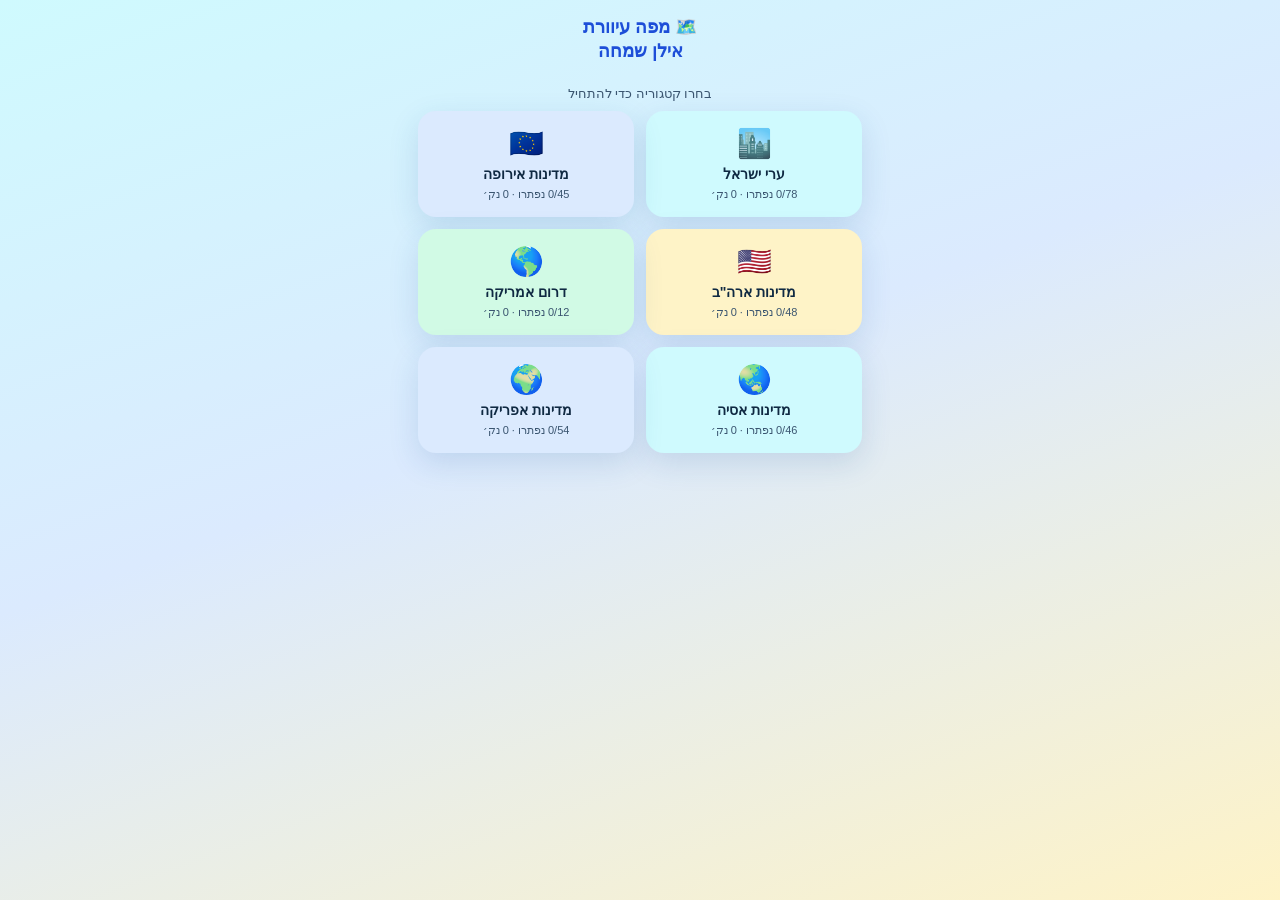
<file: map-game/index.html>
<!DOCTYPE html>
<html lang="he" dir="rtl">
<head>
<meta charset="UTF-8">
<meta name="viewport" content="width=device-width, initial-scale=1.0, maximum-scale=1.0, user-scalable=no, viewport-fit=cover">
<meta name="theme-color" content="#22d3ee">
<meta name="mobile-web-app-capable" content="yes">
<meta name="apple-mobile-web-app-capable" content="yes">
<meta name="apple-mobile-web-app-status-bar-style" content="black-translucent">
<meta name="apple-mobile-web-app-title" content="מפה עיוורת">
<title>מפה עיוורת - משחק גיאוגרפיה</title>
<link rel="manifest" href="manifest.json">
<link rel="icon" href="icons/icon-192.png" type="image/png">
<link rel="apple-touch-icon" href="icons/icon-192.png">
<link rel="stylesheet" href="css/style.css">
</head>
<body>

<div id="app">

  <header class="topbar">
    <div class="brand">🗺️ מפה עיוורת</div>
    <div class="brand">אילן שמחה</div>
  </header>

  <!-- Category picker (home screen of this app) -->
  <section id="screen-map-categories" class="screen active">
    <p class="mapgame-sub">בחרו קטגוריה כדי להתחיל</p>
    <div class="map-category-grid" id="mapCategoryGrid"></div>
  </section>

  <!-- Question screen -->
  <section id="screen-map-game" class="screen">
    <div class="mapgame-topline">
      <button id="mapGameExitBtn" class="icon-btn" aria-label="יציאה">✕</button>
      <div class="mapgame-headinfo">
        <div class="mapgame-cat-name" id="mapGameCatName"></div>
        <div class="mapgame-progress-text"><span id="mapGameSolved">0</span>/<span id="mapGameTotal">0</span> נפתרו</div>
      </div>
      <div class="mapgame-score-badge" id="mapGameScore">0 נק׳</div>
    </div>
    <div class="map-stage">
      <svg id="mapSvg" class="map-svg" viewBox="0 0 1000 1000" preserveAspectRatio="xMidYMid meet">
        <g id="mapZoomG"></g>
      </svg>
      <button id="mapResetViewBtn" class="map-reset-btn" aria-label="איפוס תצוגה">⤢</button>
    </div>
    <div class="map-question-area">
      <div class="map-question-row">
        <div class="map-question-text">מהו האזור המודגש במפה?</div>
        <div class="map-feedback" id="mapFeedback"></div>
      </div>
      <div class="map-options-grid" id="mapOptionsGrid"></div>
    </div>
  </section>

  <!-- Category complete -->
  <section id="screen-map-complete" class="screen">
    <div class="hero-card complete-card">
      <div class="complete-emoji">🏆</div>
      <h1>כל הכבוד!</h1>
      <p id="mapCompleteCatName"></p>
      <div class="home-stats">
        <div class="stat-pill pill-cyan">
          <span class="stat-num" id="mapCompleteScore">0</span>
          <span class="stat-label">נקודות בקטגוריה</span>
        </div>
      </div>
      <button id="mapPlayAgainBtn" class="btn btn-primary btn-big">שחקו שוב</button>
      <button id="mapBackToCategoriesBtn" class="btn btn-ghost">לקטגוריות המשחק</button>
    </div>
  </section>

</div>

<script src="js/mapgame-data.js"></script>
<script src="js/mapgame.js"></script>
</body>
</html>
</file>
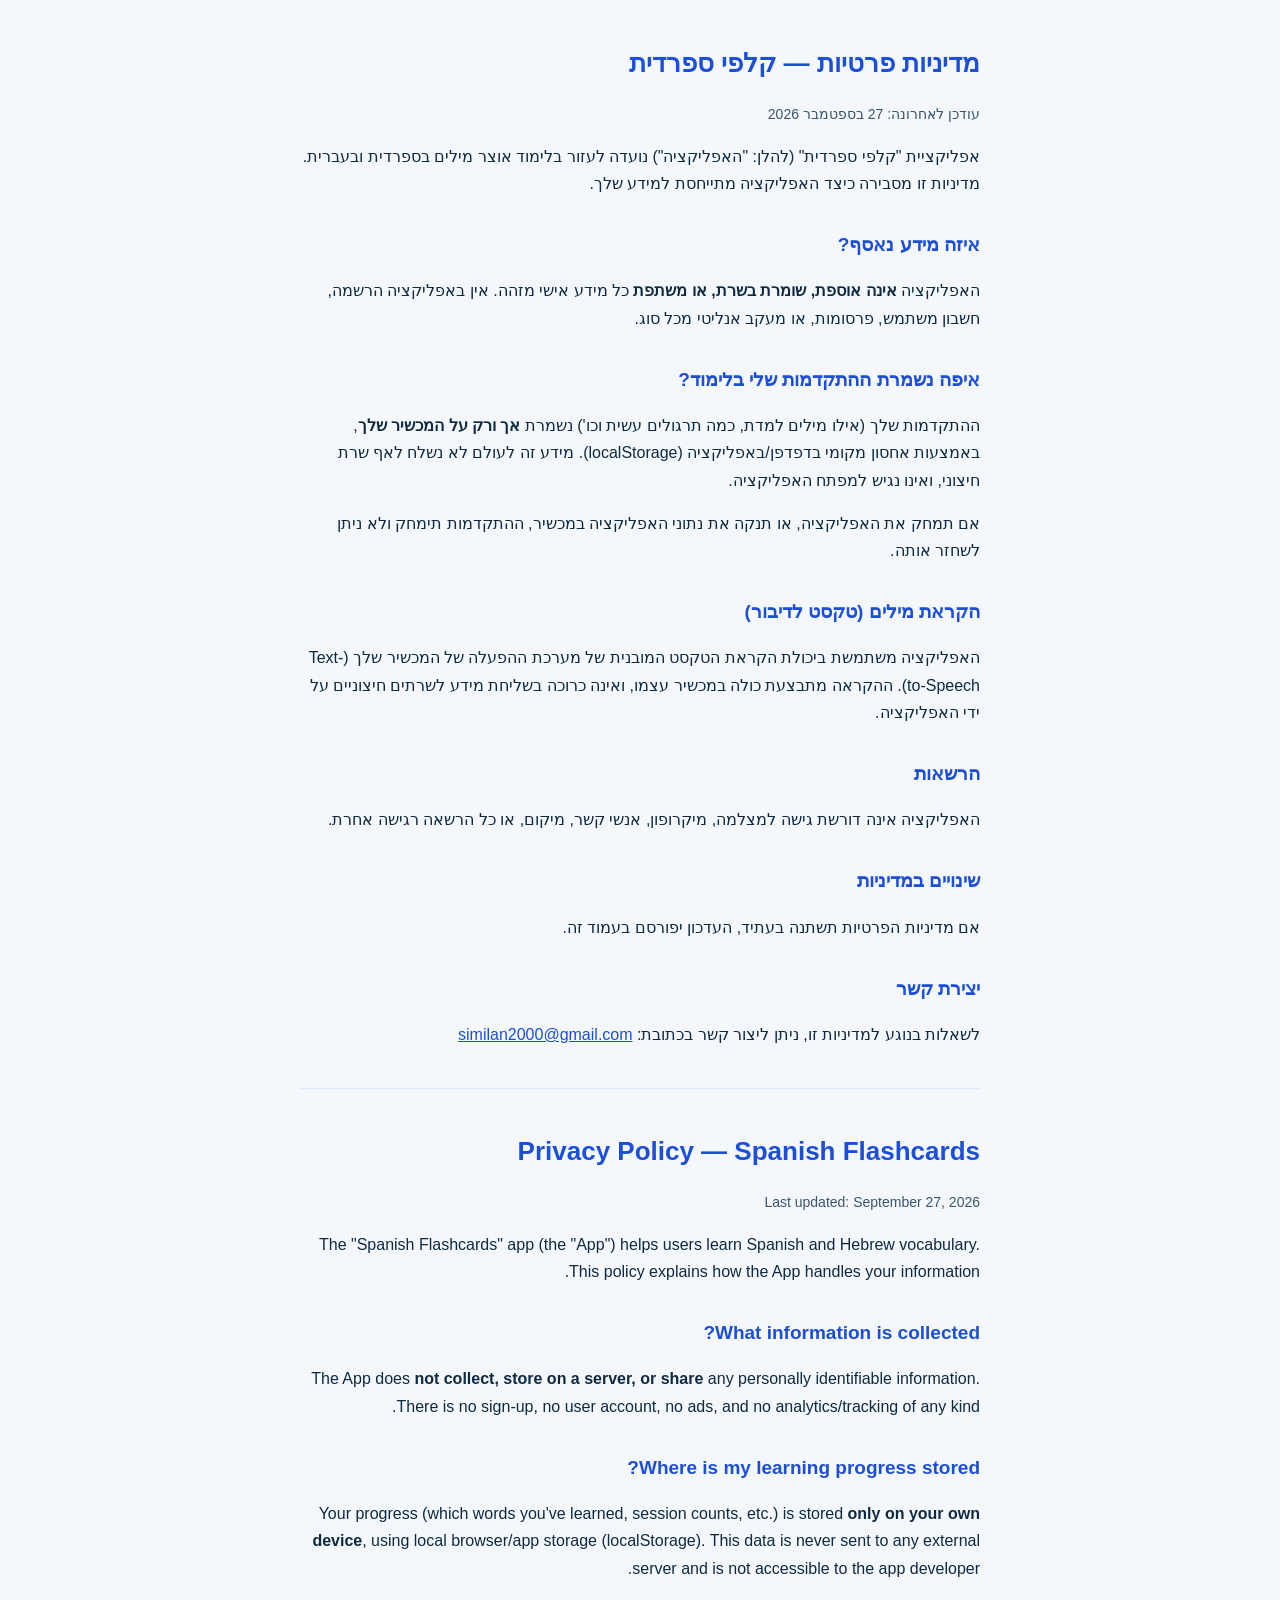
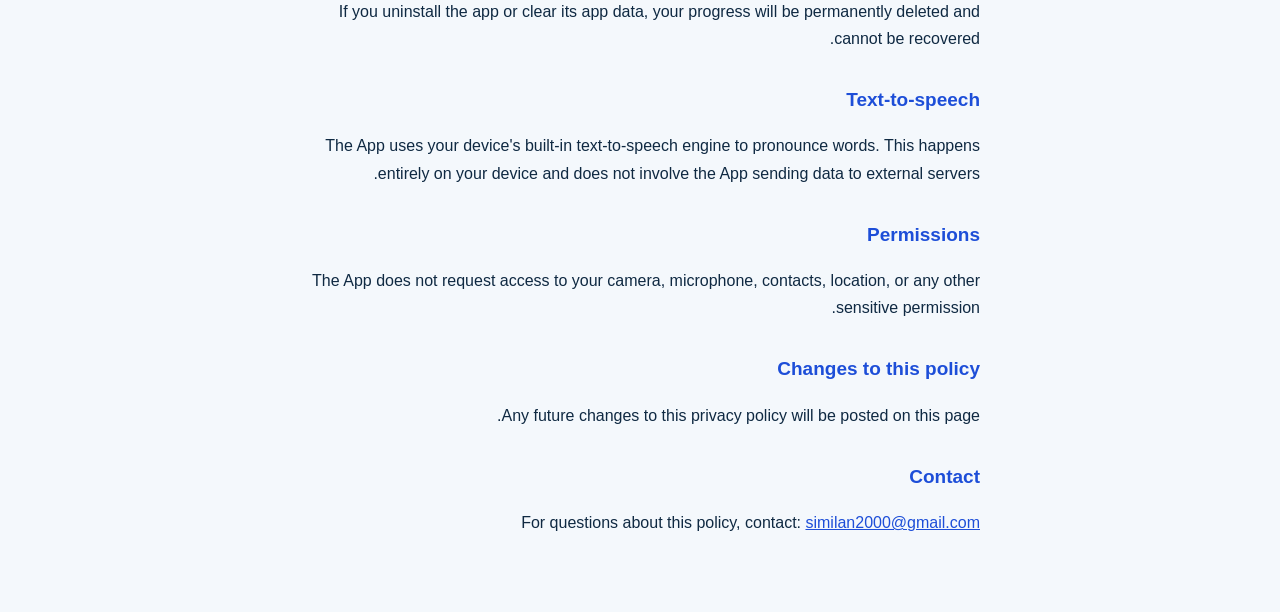
<file: privacy.html>
<!DOCTYPE html>
<html lang="he" dir="rtl">
<head>
<meta charset="UTF-8">
<meta name="viewport" content="width=device-width, initial-scale=1.0">
<title>מדיניות פרטיות - קלפי ספרדית</title>
<style>
  body {
    font-family: "Segoe UI", "Assistant", "Heebo", Arial, sans-serif;
    background: #f4f8fc;
    color: #0f2942;
    max-width: 680px;
    margin: 0 auto;
    padding: 24px 20px 60px;
    line-height: 1.7;
  }
  h1 { color: #1d4ed8; font-size: 26px; }
  h2 { color: #1d4ed8; font-size: 19px; margin-top: 32px; }
  a { color: #1d4ed8; }
  hr { border: none; border-top: 1px solid #dbeafe; margin: 40px 0; }
  .updated { color: #3a5570; font-size: 14px; }
</style>
</head>
<body>

<h1>מדיניות פרטיות — קלפי ספרדית</h1>
<p class="updated">עודכן לאחרונה: 27 בספטמבר 2026</p>

<p>אפליקציית "קלפי ספרדית" (להלן: "האפליקציה") נועדה לעזור בלימוד אוצר מילים בספרדית ובעברית. מדיניות זו מסבירה כיצד האפליקציה מתייחסת למידע שלך.</p>

<h2>איזה מידע נאסף?</h2>
<p>האפליקציה <strong>אינה אוספת, שומרת בשרת, או משתפת</strong> כל מידע אישי מזהה. אין באפליקציה הרשמה, חשבון משתמש, פרסומות, או מעקב אנליטי מכל סוג.</p>

<h2>איפה נשמרת ההתקדמות שלי בלימוד?</h2>
<p>ההתקדמות שלך (אילו מילים למדת, כמה תרגולים עשית וכו') נשמרת <strong>אך ורק על המכשיר שלך</strong>, באמצעות אחסון מקומי בדפדפן/באפליקציה (localStorage). מידע זה לעולם לא נשלח לאף שרת חיצוני, ואינו נגיש למפתח האפליקציה.</p>
<p>אם תמחק את האפליקציה, או תנקה את נתוני האפליקציה במכשיר, ההתקדמות תימחק ולא ניתן לשחזר אותה.</p>

<h2>הקראת מילים (טקסט לדיבור)</h2>
<p>האפליקציה משתמשת ביכולת הקראת הטקסט המובנית של מערכת ההפעלה של המכשיר שלך (Text-to-Speech). ההקראה מתבצעת כולה במכשיר עצמו, ואינה כרוכה בשליחת מידע לשרתים חיצוניים על ידי האפליקציה.</p>

<h2>הרשאות</h2>
<p>האפליקציה אינה דורשת גישה למצלמה, מיקרופון, אנשי קשר, מיקום, או כל הרשאה רגישה אחרת.</p>

<h2>שינויים במדיניות</h2>
<p>אם מדיניות הפרטיות תשתנה בעתיד, העדכון יפורסם בעמוד זה.</p>

<h2>יצירת קשר</h2>
<p>לשאלות בנוגע למדיניות זו, ניתן ליצור קשר בכתובת: <a href="mailto:similan2000@gmail.com">similan2000@gmail.com</a></p>

<hr>

<h1>Privacy Policy — Spanish Flashcards</h1>
<p class="updated">Last updated: September 27, 2026</p>

<p>The "Spanish Flashcards" app (the "App") helps users learn Spanish and Hebrew vocabulary. This policy explains how the App handles your information.</p>

<h2>What information is collected?</h2>
<p>The App does <strong>not collect, store on a server, or share</strong> any personally identifiable information. There is no sign-up, no user account, no ads, and no analytics/tracking of any kind.</p>

<h2>Where is my learning progress stored?</h2>
<p>Your progress (which words you've learned, session counts, etc.) is stored <strong>only on your own device</strong>, using local browser/app storage (localStorage). This data is never sent to any external server and is not accessible to the app developer.</p>
<p>If you uninstall the app or clear its app data, your progress will be permanently deleted and cannot be recovered.</p>

<h2>Text-to-speech</h2>
<p>The App uses your device's built-in text-to-speech engine to pronounce words. This happens entirely on your device and does not involve the App sending data to external servers.</p>

<h2>Permissions</h2>
<p>The App does not request access to your camera, microphone, contacts, location, or any other sensitive permission.</p>

<h2>Changes to this policy</h2>
<p>Any future changes to this privacy policy will be posted on this page.</p>

<h2>Contact</h2>
<p>For questions about this policy, contact: <a href="mailto:similan2000@gmail.com">similan2000@gmail.com</a></p>

</body>
</html>
</file>
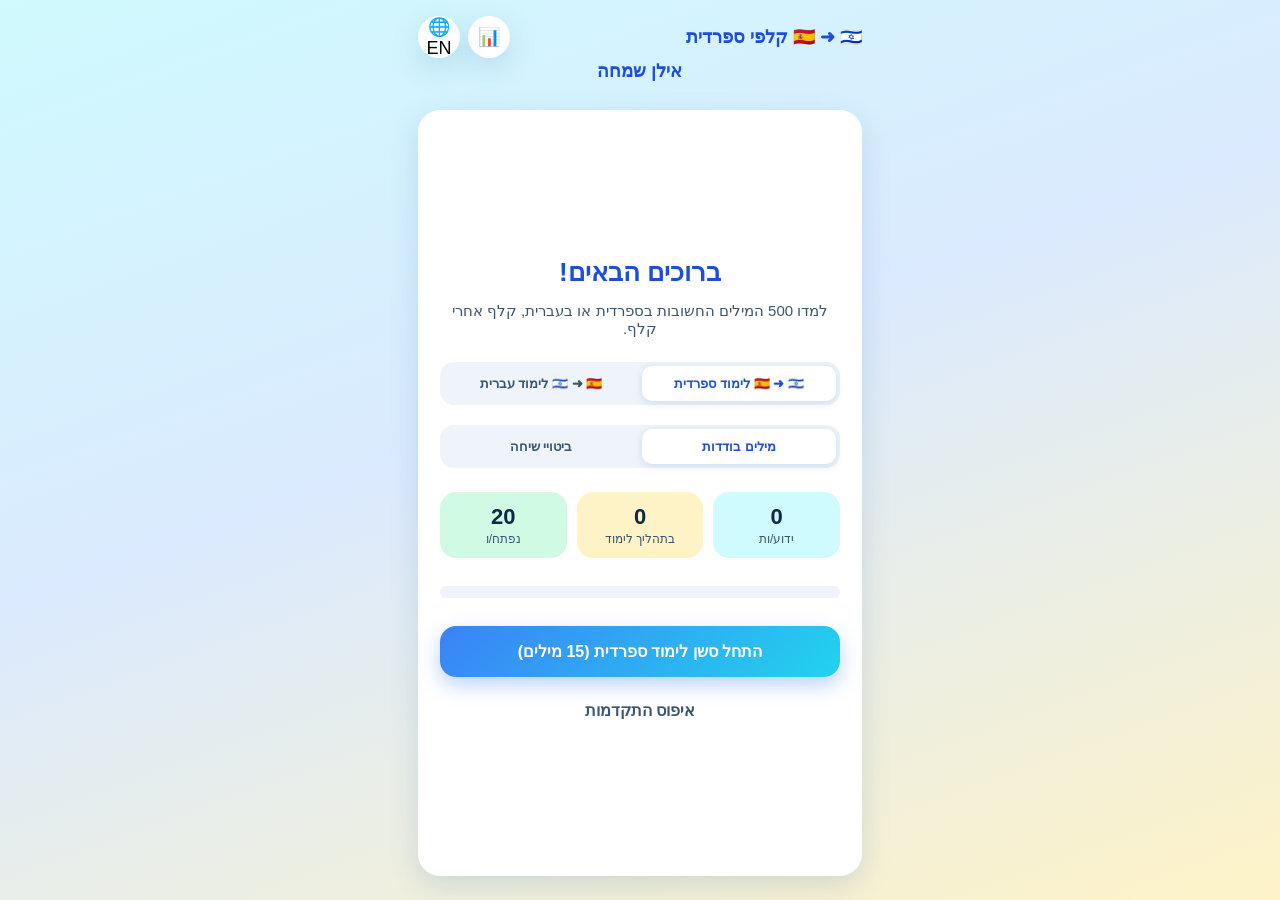
<file: standalone.html>
<!DOCTYPE html>
<html lang="he" dir="rtl">
<head>
<meta charset="UTF-8">
<meta name="viewport" content="width=device-width, initial-scale=1.0, maximum-scale=1.0, user-scalable=no, viewport-fit=cover">
<meta name="theme-color" content="#2196F3">
<meta name="mobile-web-app-capable" content="yes">
<meta name="apple-mobile-web-app-capable" content="yes">
<meta name="apple-mobile-web-app-status-bar-style" content="black-translucent">
<meta name="apple-mobile-web-app-title" content="קלפי ספרדית">
<title>קלפי ספרדית - למידת 500 מילים</title>
<style>
:root {
  --cyan: #22d3ee;
  --cyan-light: #cffafe;
  --blue: #3b82f6;
  --blue-light: #dbeafe;
  --blue-dark: #1d4ed8;
  --yellow: #fbbf24;
  --yellow-light: #fef3c7;
  --amber: #f59e0b;
  --green: #34d399;
  --green-light: #d1fae5;
  --green-dark: #059669;
  --ink: #0f2942;
  --ink-soft: #3a5570;
  --white: #ffffff;
  --radius: 22px;
  --shadow: 0 10px 30px rgba(30, 90, 150, 0.15);
}

* { box-sizing: border-box; }

html, body {
  margin: 0;
  padding: 0;
  height: 100%;
  overscroll-behavior: none;
  -webkit-tap-highlight-color: transparent;
}

body {
  font-family: "Segoe UI", "Assistant", "Heebo", Arial, sans-serif;
  background: linear-gradient(160deg, var(--cyan-light) 0%, var(--blue-light) 45%, var(--yellow-light) 100%);
  color: var(--ink);
  min-height: 100vh;
  min-height: 100dvh;
  direction: rtl;
}

#app {
  max-width: 480px;
  margin: 0 auto;
  min-height: 100vh;
  min-height: 100dvh;
  display: flex;
  flex-direction: column;
  padding: env(safe-area-inset-top) env(safe-area-inset-right) env(safe-area-inset-bottom) env(safe-area-inset-left);
}

.topbar {
  display: flex;
  align-items: center;
  justify-content: space-between;
  padding: 16px 18px 6px;
}

.brand {
  font-weight: 800;
  font-size: 18px;
  color: var(--blue-dark);
}

.topbar-actions {
  display: flex;
  align-items: center;
  gap: 8px;
}

.app-credit { margin: -4px 0 6px; color: var(--blue-dark); font-size: 18px; font-weight: 800; text-align: center; }

.icon-btn {
  background: var(--white);
  border: none;
  border-radius: 50%;
  width: 42px;
  height: 42px;
  font-size: 18px;
  box-shadow: var(--shadow);
  cursor: pointer;
  display: flex;
  align-items: center;
  justify-content: center;
}

.screen {
  display: none;
  flex: 1;
  flex-direction: column;
  padding: 10px 18px 24px;
}
.screen.active { display: flex; }

.hero-card {
  background: var(--white);
  border-radius: var(--radius);
  box-shadow: var(--shadow);
  padding: 28px 22px;
  margin-top: 12px;
  text-align: center;
  flex: 1;
  display: flex;
  flex-direction: column;
  justify-content: center;
  gap: 14px;
}

.hero-card h1 { margin: 0; font-size: 26px; color: var(--blue-dark); }
.hero-card p { margin: 0 0 6px; color: var(--ink-soft); font-size: 15px; }

.direction-toggle {
  display: flex;
  background: #eef4fa;
  border-radius: 14px;
  padding: 4px;
  gap: 4px;
  margin: 4px 0 2px;
}
.direction-btn {
  flex: 1;
  border: none;
  background: transparent;
  padding: 10px 6px;
  border-radius: 10px;
  font-size: 13px;
  font-weight: 700;
  color: var(--ink-soft);
  cursor: pointer;
}
.direction-btn.active {
  background: var(--white);
  color: var(--blue-dark);
  box-shadow: 0 2px 8px rgba(30,90,150,0.15);
}
.direction-btn:active { transform: scale(0.97); }

.home-stats {
  display: flex;
  gap: 10px;
  justify-content: center;
  flex-wrap: wrap;
  margin: 8px 0;
}

.stat-pill {
  flex: 1;
  min-width: 96px;
  border-radius: 16px;
  padding: 12px 8px;
  display: flex;
  flex-direction: column;
  align-items: center;
  gap: 2px;
}
.pill-cyan { background: var(--cyan-light); }
.pill-yellow { background: var(--yellow-light); }
.pill-green { background: var(--green-light); }

.stat-num { font-size: 22px; font-weight: 800; color: var(--ink); }
.stat-label { font-size: 12px; color: var(--ink-soft); }

.progress-track {
  height: 12px;
  background: #eef4fa;
  border-radius: 8px;
  overflow: hidden;
  margin: 6px 0 14px;
}
.progress-fill {
  height: 100%;
  width: 0%;
  background: linear-gradient(90deg, var(--cyan), var(--green));
  border-radius: 8px;
  transition: width .5s ease;
}

.btn {
  border: none;
  border-radius: 16px;
  padding: 16px 20px;
  font-size: 16px;
  font-weight: 700;
  cursor: pointer;
  transition: transform .12s ease, filter .12s ease;
}
.btn:active { transform: scale(0.97); }

.btn-primary {
  background: linear-gradient(135deg, var(--blue), var(--cyan));
  color: var(--white);
  box-shadow: 0 8px 20px rgba(59,130,246,0.35);
}
.btn-big { width: 100%; }

.btn-ghost {
  background: transparent;
  color: var(--ink-soft);
  font-weight: 600;
  padding: 10px;
}

/* Session screen */
.session-topline {
  display: flex;
  align-items: center;
  gap: 10px;
  margin: 6px 0 18px;
}

.session-progress-wrap { flex: 1; }
.session-progress-track {
  height: 10px;
  background: var(--white);
  border-radius: 8px;
  overflow: hidden;
  box-shadow: inset 0 0 0 1px rgba(0,0,0,0.04);
}
.session-progress-fill {
  height: 100%;
  width: 0%;
  background: linear-gradient(90deg, var(--green), var(--cyan));
  transition: width .4s ease;
}
.session-progress-text {
  font-size: 12px;
  color: var(--ink-soft);
  margin-top: 4px;
  text-align: center;
}

.streak-badge {
  background: var(--yellow-light);
  color: #92400e;
  font-weight: 800;
  border-radius: 14px;
  padding: 8px 12px;
  font-size: 14px;
  white-space: nowrap;
}

.card-stage {
  flex: 1;
  display: flex;
  align-items: center;
  justify-content: center;
  perspective: 1200px;
  min-height: 320px;
}

.flashcard {
  width: 100%;
  max-width: 340px;
  height: 320px;
  position: relative;
  transform-style: preserve-3d;
  transition: transform .5s cubic-bezier(.4,.2,.2,1);
  cursor: pointer;
}
.flashcard.flipped { transform: rotateY(180deg); }
.flashcard.no-transition { transition: none; }

.card-face {
  position: absolute;
  inset: 0;
  border-radius: var(--radius);
  backface-visibility: hidden;
  display: flex;
  flex-direction: column;
  align-items: center;
  justify-content: center;
  padding: 24px;
  box-shadow: var(--shadow);
  text-align: center;
}

.card-front {
  background: linear-gradient(160deg, var(--blue) 0%, var(--cyan) 100%);
  color: var(--white);
}
.card-back {
  background: linear-gradient(160deg, var(--green) 0%, var(--yellow) 100%);
  color: #123;
  transform: rotateY(180deg);
}

.card-lang-tag {
  position: absolute;
  top: 18px;
  right: 18px;
  font-size: 12px;
  font-weight: 800;
  padding: 4px 10px;
  border-radius: 20px;
  background: rgba(255,255,255,0.35);
  letter-spacing: 1px;
}

.card-word {
  font-size: 34px;
  font-weight: 800;
  line-height: 1.3;
  word-break: break-word;
}

.speak-btn {
  position: absolute;
  top: 16px;
  left: 18px;
  border: none;
  background: rgba(255,255,255,0.35);
  color: inherit;
  font-size: 20px;
  width: 42px;
  height: 42px;
  border-radius: 50%;
  cursor: pointer;
  display: flex;
  align-items: center;
  justify-content: center;
}
.speak-btn:active { transform: scale(0.92); }

.tap-hint {
  position: absolute;
  bottom: 20px;
  font-size: 13px;
  opacity: 0.9;
}

.card-mastery {
  position: absolute;
  bottom: 18px;
  font-size: 13px;
  font-weight: 700;
  color: #14532d;
}

.answer-buttons {
  display: flex;
  gap: 12px;
  margin-top: 22px;
  visibility: hidden;
}
.answer-buttons.show { visibility: visible; }

.btn-wrong, .btn-correct {
  flex: 1;
  border-radius: 18px;
  padding: 18px 10px;
  font-size: 16px;
  font-weight: 800;
  border: none;
  cursor: pointer;
}
.btn-wrong {
  background: var(--yellow-light);
  color: #92400e;
  border: 2px solid var(--amber);
}
.btn-correct {
  background: var(--green-light);
  color: var(--green-dark);
  border: 2px solid var(--green);
}
.btn-wrong:active, .btn-correct:active { transform: scale(0.96); }

/* Complete screen */
.complete-card { justify-content: center; }
.complete-emoji { font-size: 56px; }

/* Stats modal */
.modal {
  position: fixed;
  inset: 0;
  background: rgba(15,41,66,0.45);
  display: none;
  align-items: flex-end;
  justify-content: center;
  z-index: 50;
}
.modal.show { display: flex; }
.modal-card {
  background: var(--white);
  width: 100%;
  max-width: 480px;
  max-height: 82vh;
  border-radius: 24px 24px 0 0;
  padding: 20px;
  position: relative;
  overflow-y: auto;
}
.modal-close { position: absolute; left: 16px; top: 16px; }
.modal-card h2 { margin-top: 0; color: var(--blue-dark); text-align: center; }

.stats-grid {
  display: grid;
  grid-template-columns: repeat(auto-fill, minmax(56px, 1fr));
  gap: 6px;
  margin: 14px 0;
}
.word-cell {
  border-radius: 8px;
  padding: 6px 2px;
  font-size: 11px;
  text-align: center;
  color: #123;
  overflow: hidden;
  text-overflow: ellipsis;
  white-space: nowrap;
  direction: ltr;
  cursor: pointer;
  user-select: none;
}
.word-cell:active { transform: scale(0.95); }
.word-cell.cell-flipped { direction: rtl; box-shadow: inset 0 0 0 2px var(--blue); }
.cell-mastered { background: var(--green-light); color: var(--green-dark); font-weight: 700; }
.cell-progress { background: var(--yellow-light); color: #92400e; font-weight: 700; }
.cell-locked { background: #eef4fa; color: #93a5b8; }

.legend {
  display: flex;
  gap: 14px;
  justify-content: center;
  font-size: 12px;
  color: var(--ink-soft);
  flex-wrap: wrap;
}
.dot { width: 10px; height: 10px; border-radius: 50%; display: inline-block; margin-left: 5px; }
.dot-green { background: var(--green); }
.dot-yellow { background: var(--yellow); }
.dot-blue { background: var(--blue); }

@media (max-width: 360px) {
  .card-word { font-size: 28px; }
  .flashcard { height: 280px; }
}

</style>
</head>
<body>

<div id="app">

  <header class="topbar">
    <div class="brand" id="brandText">🇪🇸 ➜ 🇮🇱 קלפי ספרדית</div>
    <div class="topbar-actions">
      <button id="statsBtn" class="icon-btn" aria-label="סטטיסטיקה">📊</button>
      <button id="langBtn" class="icon-btn" aria-label="שינוי שפת התצוגה">🌐</button>
    </div>
  </header>
  <p class="app-credit">אילן שמחה</p>

  <!-- Home / start screen -->
  <section id="screen-home" class="screen active">
    <div class="hero-card">
      <h1 id="homeTitle">ברוכים הבאים!</h1>
      <p id="homeIntro">למדו 500 המילים החשובות בספרדית או בעברית, קלף אחרי קלף.</p>
      <div class="direction-toggle" role="group" aria-label="בחירת כיוון לימוד">
        <button id="dirEs2He" class="direction-btn active">🇪🇸 ➜ 🇮🇱 לימוד ספרדית</button>
        <button id="dirHe2Es" class="direction-btn">🇮🇱 ➜ 🇪🇸 לימוד עברית</button>
      </div>
      <div class="direction-toggle" role="group" aria-label="בחירת סוג תוכן">
        <button id="typeWords" class="direction-btn active">מילים בודדות</button>
        <button id="typePhrases" class="direction-btn">ביטויי שיחה</button>
      </div>
      <div class="home-stats">
        <div class="stat-pill pill-cyan">
          <span class="stat-num" id="homeMastered">0</span>
          <span class="stat-label" id="statLabelMastered">מילים ידועות</span>
        </div>
        <div class="stat-pill pill-yellow">
          <span class="stat-num" id="homeInProgress">0</span>
          <span class="stat-label" id="statLabelInProgress">בתהליך לימוד</span>
        </div>
        <div class="stat-pill pill-green">
          <span class="stat-num" id="homeUnlocked">0</span>
          <span class="stat-label" id="statLabelUnlocked">מילים נפתחו</span>
        </div>
      </div>
      <div class="progress-track" aria-hidden="true">
        <div class="progress-fill" id="homeProgressFill"></div>
      </div>
      <button id="startSessionBtn" class="btn btn-primary btn-big">התחל סשן לימוד (15 מילים)</button>
      <button id="resetBtn" class="btn btn-ghost">איפוס התקדמות</button>
    </div>
  </section>

  <!-- Session screen -->
  <section id="screen-session" class="screen">
    <div class="session-topline">
      <button id="exitSessionBtn" class="icon-btn" aria-label="יציאה">✕</button>
      <div class="session-progress-wrap">
        <div class="session-progress-track">
          <div class="session-progress-fill" id="sessionProgressFill"></div>
        </div>
        <div class="session-progress-text"><span id="sessionDone">0</span>/<span id="sessionTotal">15</span> <span id="sessionDoneLabel">הושלמו</span></div>
      </div>
      <div class="streak-badge" id="streakBadge">🔥 0</div>
    </div>

    <div class="card-stage">
      <div class="flashcard" id="flashcard">
        <div class="card-face card-front">
          <span class="card-lang-tag tag-blue" id="cardTagFront">ES</span>
          <button id="speakBtn" class="speak-btn" aria-label="השמע הגייה">🔊</button>
          <div class="card-word" id="wordFront">palabra</div>
          <div class="tap-hint" id="tapHint">הקש כדי לראות את התרגום 👆</div>
        </div>
        <div class="card-face card-back">
          <span class="card-lang-tag tag-yellow" id="cardTagBack">HE</span>
          <div class="card-word" id="wordBack">מילה</div>
          <div class="card-mastery" id="cardMastery"></div>
        </div>
      </div>
    </div>

    <div class="answer-buttons" id="answerButtons">
      <button id="btnWrong" class="btn btn-wrong">❌ טעיתי</button>
      <button id="btnCorrect" class="btn btn-correct">✅ ידעתי!</button>
    </div>
  </section>

  <!-- Session complete screen -->
  <section id="screen-complete" class="screen">
    <div class="hero-card complete-card">
      <div class="complete-emoji">🎉</div>
      <h1 id="completeTitle">כל הכבוד!</h1>
      <p id="completeSub">סיימת סשן לימוד של 15 מילים.</p>
      <div class="home-stats">
        <div class="stat-pill pill-green">
          <span class="stat-num" id="doneCorrectFirst">0</span>
          <span class="stat-label" id="doneCorrectLabel">נכון בפעם הראשונה</span>
        </div>
        <div class="stat-pill pill-cyan">
          <span class="stat-num" id="doneMasteredNow">0</span>
          <span class="stat-label" id="doneMasteredLabel">מילים חדשות שנלמדו לגמרי</span>
        </div>
      </div>
      <button id="nextSessionBtn" class="btn btn-primary btn-big">סשן נוסף</button>
      <button id="backHomeBtn" class="btn btn-ghost">חזרה למסך הבית</button>
    </div>
  </section>

  <!-- Stats modal -->
  <div id="statsModal" class="modal">
    <div class="modal-card">
      <button id="closeStats" class="icon-btn modal-close" aria-label="סגור">✕</button>
      <h2 id="statsTitle">ההתקדמות שלי</h2>
      <div class="stats-grid" id="statsGrid"></div>
      <div class="legend">
        <span><i class="dot dot-green"></i> <span id="legendMastered">ידוע (5/5)</span></span>
        <span><i class="dot dot-yellow"></i> <span id="legendProgress">בתהליך</span></span>
        <span><i class="dot dot-blue"></i> <span id="legendLocked">טרם נפתח</span></span>
      </div>
    </div>
  </div>

</div>

<script>
// Auto-generated: 500 core Spanish -> Hebrew words, ranked by importance/difficulty.
const WORDS = [
  {
    "id": 1,
    "es": "hola",
    "he": "שלום / הַיי",
    "rank": 1
  },
  {
    "id": 2,
    "es": "adiós",
    "he": "להתראות",
    "rank": 2
  },
  {
    "id": 3,
    "es": "buenos días",
    "he": "בוקר טוב",
    "rank": 3
  },
  {
    "id": 4,
    "es": "buenas tardes",
    "he": "צהריים טובים",
    "rank": 4
  },
  {
    "id": 5,
    "es": "buenas noches",
    "he": "לילה טוב",
    "rank": 5
  },
  {
    "id": 6,
    "es": "por favor",
    "he": "בבקשה",
    "rank": 6
  },
  {
    "id": 7,
    "es": "gracias",
    "he": "תודה",
    "rank": 7
  },
  {
    "id": 8,
    "es": "de nada",
    "he": "על לא דבר",
    "rank": 8
  },
  {
    "id": 9,
    "es": "perdón",
    "he": "סליחה",
    "rank": 9
  },
  {
    "id": 10,
    "es": "lo siento",
    "he": "אני מצטער",
    "rank": 10
  },
  {
    "id": 11,
    "es": "sí",
    "he": "כן",
    "rank": 11
  },
  {
    "id": 12,
    "es": "no",
    "he": "לא",
    "rank": 12
  },
  {
    "id": 13,
    "es": "¿cómo estás?",
    "he": "מה שלומך?",
    "rank": 13
  },
  {
    "id": 14,
    "es": "bien",
    "he": "טוב",
    "rank": 14
  },
  {
    "id": 15,
    "es": "mal",
    "he": "רע",
    "rank": 15
  },
  {
    "id": 16,
    "es": "hasta luego",
    "he": "נתראה",
    "rank": 16
  },
  {
    "id": 17,
    "es": "hasta mañana",
    "he": "נתראה מחר",
    "rank": 17
  },
  {
    "id": 18,
    "es": "bienvenido",
    "he": "ברוך הבא",
    "rank": 18
  },
  {
    "id": 19,
    "es": "felicidades",
    "he": "מזל טוב",
    "rank": 19
  },
  {
    "id": 20,
    "es": "salud",
    "he": "לחיים",
    "rank": 20
  },
  {
    "id": 21,
    "es": "buen provecho",
    "he": "בתאבון",
    "rank": 21
  },
  {
    "id": 22,
    "es": "claro",
    "he": "ברור, בטח",
    "rank": 22
  },
  {
    "id": 23,
    "es": "vale",
    "he": "בסדר",
    "rank": 23
  },
  {
    "id": 24,
    "es": "por supuesto",
    "he": "כמובן",
    "rank": 24
  },
  {
    "id": 25,
    "es": "yo",
    "he": "אני",
    "rank": 25
  },
  {
    "id": 26,
    "es": "tú",
    "he": "אתה / את",
    "rank": 26
  },
  {
    "id": 27,
    "es": "él",
    "he": "הוא",
    "rank": 27
  },
  {
    "id": 28,
    "es": "ella",
    "he": "היא",
    "rank": 28
  },
  {
    "id": 29,
    "es": "nosotros",
    "he": "אנחנו",
    "rank": 29
  },
  {
    "id": 30,
    "es": "vosotros",
    "he": "אתם (ספרד)",
    "rank": 30
  },
  {
    "id": 31,
    "es": "ellos",
    "he": "הם",
    "rank": 31
  },
  {
    "id": 32,
    "es": "ellas",
    "he": "הן",
    "rank": 32
  },
  {
    "id": 33,
    "es": "usted",
    "he": "אתה/את (רשמי)",
    "rank": 33
  },
  {
    "id": 34,
    "es": "ustedes",
    "he": "אתם/אתן (רשמי)",
    "rank": 34
  },
  {
    "id": 35,
    "es": "me",
    "he": "אותי / לי",
    "rank": 35
  },
  {
    "id": 36,
    "es": "te",
    "he": "אותך / לך",
    "rank": 36
  },
  {
    "id": 37,
    "es": "lo",
    "he": "אותו",
    "rank": 37
  },
  {
    "id": 38,
    "es": "la",
    "he": "אותה",
    "rank": 38
  },
  {
    "id": 39,
    "es": "nos",
    "he": "אותנו / לנו",
    "rank": 39
  },
  {
    "id": 40,
    "es": "les",
    "he": "להם / להן",
    "rank": 40
  },
  {
    "id": 41,
    "es": "mi",
    "he": "שלי",
    "rank": 41
  },
  {
    "id": 42,
    "es": "tu",
    "he": "שלך",
    "rank": 42
  },
  {
    "id": 43,
    "es": "su",
    "he": "שלו / שלה",
    "rank": 43
  },
  {
    "id": 44,
    "es": "nuestro",
    "he": "שלנו",
    "rank": 44
  },
  {
    "id": 45,
    "es": "mío",
    "he": "שלי",
    "rank": 45
  },
  {
    "id": 46,
    "es": "este",
    "he": "זה",
    "rank": 46
  },
  {
    "id": 47,
    "es": "esta",
    "he": "זאת",
    "rank": 47
  },
  {
    "id": 48,
    "es": "eso",
    "he": "זה (ההוא)",
    "rank": 48
  },
  {
    "id": 49,
    "es": "aquel",
    "he": "ההוא (רחוק)",
    "rank": 49
  },
  {
    "id": 50,
    "es": "qué",
    "he": "מה",
    "rank": 50
  },
  {
    "id": 51,
    "es": "quién",
    "he": "מי",
    "rank": 51
  },
  {
    "id": 52,
    "es": "cuándo",
    "he": "מתי",
    "rank": 52
  },
  {
    "id": 53,
    "es": "dónde",
    "he": "איפה",
    "rank": 53
  },
  {
    "id": 54,
    "es": "por qué",
    "he": "למה",
    "rank": 54
  },
  {
    "id": 55,
    "es": "cómo",
    "he": "איך",
    "rank": 55
  },
  {
    "id": 56,
    "es": "cuál",
    "he": "איזה",
    "rank": 56
  },
  {
    "id": 57,
    "es": "cuánto",
    "he": "כמה",
    "rank": 57
  },
  {
    "id": 58,
    "es": "cuántos",
    "he": "כמה (לספירה)",
    "rank": 58
  },
  {
    "id": 59,
    "es": "para qué",
    "he": "בשביל מה",
    "rank": 59
  },
  {
    "id": 60,
    "es": "uno",
    "he": "אחת / אחד",
    "rank": 60
  },
  {
    "id": 61,
    "es": "dos",
    "he": "שתיים",
    "rank": 61
  },
  {
    "id": 62,
    "es": "tres",
    "he": "שלוש",
    "rank": 62
  },
  {
    "id": 63,
    "es": "cuatro",
    "he": "ארבע",
    "rank": 63
  },
  {
    "id": 64,
    "es": "cinco",
    "he": "חמש",
    "rank": 64
  },
  {
    "id": 65,
    "es": "seis",
    "he": "שש",
    "rank": 65
  },
  {
    "id": 66,
    "es": "siete",
    "he": "שבע",
    "rank": 66
  },
  {
    "id": 67,
    "es": "ocho",
    "he": "שמונה",
    "rank": 67
  },
  {
    "id": 68,
    "es": "nueve",
    "he": "תשע",
    "rank": 68
  },
  {
    "id": 69,
    "es": "diez",
    "he": "עשר",
    "rank": 69
  },
  {
    "id": 70,
    "es": "once",
    "he": "אחת עשרה",
    "rank": 70
  },
  {
    "id": 71,
    "es": "doce",
    "he": "שתים עשרה",
    "rank": 71
  },
  {
    "id": 72,
    "es": "trece",
    "he": "שלוש עשרה",
    "rank": 72
  },
  {
    "id": 73,
    "es": "catorce",
    "he": "ארבע עשרה",
    "rank": 73
  },
  {
    "id": 74,
    "es": "quince",
    "he": "חמש עשרה",
    "rank": 74
  },
  {
    "id": 75,
    "es": "dieciséis",
    "he": "שש עשרה",
    "rank": 75
  },
  {
    "id": 76,
    "es": "diecisiete",
    "he": "שבע עשרה",
    "rank": 76
  },
  {
    "id": 77,
    "es": "dieciocho",
    "he": "שמונה עשרה",
    "rank": 77
  },
  {
    "id": 78,
    "es": "diecinueve",
    "he": "תשע עשרה",
    "rank": 78
  },
  {
    "id": 79,
    "es": "veinte",
    "he": "עשרים",
    "rank": 79
  },
  {
    "id": 80,
    "es": "veintiuno",
    "he": "עשרים ואחת",
    "rank": 80
  },
  {
    "id": 81,
    "es": "treinta",
    "he": "שלושים",
    "rank": 81
  },
  {
    "id": 82,
    "es": "cuarenta",
    "he": "ארבעים",
    "rank": 82
  },
  {
    "id": 83,
    "es": "cincuenta",
    "he": "חמישים",
    "rank": 83
  },
  {
    "id": 84,
    "es": "sesenta",
    "he": "שישים",
    "rank": 84
  },
  {
    "id": 85,
    "es": "setenta",
    "he": "שבעים",
    "rank": 85
  },
  {
    "id": 86,
    "es": "ochenta",
    "he": "שמונים",
    "rank": 86
  },
  {
    "id": 87,
    "es": "noventa",
    "he": "תשעים",
    "rank": 87
  },
  {
    "id": 88,
    "es": "cien",
    "he": "מאה",
    "rank": 88
  },
  {
    "id": 89,
    "es": "doscientos",
    "he": "מאתיים",
    "rank": 89
  },
  {
    "id": 90,
    "es": "quinientos",
    "he": "חמש מאות",
    "rank": 90
  },
  {
    "id": 91,
    "es": "mil",
    "he": "אלף",
    "rank": 91
  },
  {
    "id": 92,
    "es": "millón",
    "he": "מיליון",
    "rank": 92
  },
  {
    "id": 93,
    "es": "primero",
    "he": "ראשון",
    "rank": 93
  },
  {
    "id": 94,
    "es": "último",
    "he": "אחרון",
    "rank": 94
  },
  {
    "id": 95,
    "es": "lunes",
    "he": "יום שני",
    "rank": 95
  },
  {
    "id": 96,
    "es": "martes",
    "he": "יום שלישי",
    "rank": 96
  },
  {
    "id": 97,
    "es": "miércoles",
    "he": "יום רביעי",
    "rank": 97
  },
  {
    "id": 98,
    "es": "jueves",
    "he": "יום חמישי",
    "rank": 98
  },
  {
    "id": 99,
    "es": "viernes",
    "he": "יום שישי",
    "rank": 99
  },
  {
    "id": 100,
    "es": "sábado",
    "he": "שבת",
    "rank": 100
  },
  {
    "id": 101,
    "es": "domingo",
    "he": "יום ראשון",
    "rank": 101
  },
  {
    "id": 102,
    "es": "enero",
    "he": "ינואר",
    "rank": 102
  },
  {
    "id": 103,
    "es": "febrero",
    "he": "פברואר",
    "rank": 103
  },
  {
    "id": 104,
    "es": "marzo",
    "he": "מרץ",
    "rank": 104
  },
  {
    "id": 105,
    "es": "abril",
    "he": "אפריל",
    "rank": 105
  },
  {
    "id": 106,
    "es": "mayo",
    "he": "מאי",
    "rank": 106
  },
  {
    "id": 107,
    "es": "junio",
    "he": "יוני",
    "rank": 107
  },
  {
    "id": 108,
    "es": "julio",
    "he": "יולי",
    "rank": 108
  },
  {
    "id": 109,
    "es": "agosto",
    "he": "אוגוסט",
    "rank": 109
  },
  {
    "id": 110,
    "es": "septiembre",
    "he": "ספטמבר",
    "rank": 110
  },
  {
    "id": 111,
    "es": "octubre",
    "he": "אוקטובר",
    "rank": 111
  },
  {
    "id": 112,
    "es": "noviembre",
    "he": "נובמבר",
    "rank": 112
  },
  {
    "id": 113,
    "es": "diciembre",
    "he": "דצמבר",
    "rank": 113
  },
  {
    "id": 114,
    "es": "hoy",
    "he": "היום",
    "rank": 114
  },
  {
    "id": 115,
    "es": "mañana",
    "he": "מחר",
    "rank": 115
  },
  {
    "id": 116,
    "es": "ayer",
    "he": "אתמול",
    "rank": 116
  },
  {
    "id": 117,
    "es": "ahora",
    "he": "עכשיו",
    "rank": 117
  },
  {
    "id": 118,
    "es": "después",
    "he": "אחר כך",
    "rank": 118
  },
  {
    "id": 119,
    "es": "antes",
    "he": "לפני",
    "rank": 119
  },
  {
    "id": 120,
    "es": "siempre",
    "he": "תמיד",
    "rank": 120
  },
  {
    "id": 121,
    "es": "nunca",
    "he": "אף פעם לא",
    "rank": 121
  },
  {
    "id": 122,
    "es": "tarde",
    "he": "מאוחר",
    "rank": 122
  },
  {
    "id": 123,
    "es": "temprano",
    "he": "מוקדם",
    "rank": 123
  },
  {
    "id": 124,
    "es": "hora",
    "he": "שעה",
    "rank": 124
  },
  {
    "id": 125,
    "es": "minuto",
    "he": "דקה",
    "rank": 125
  },
  {
    "id": 126,
    "es": "segundo",
    "he": "שנייה",
    "rank": 126
  },
  {
    "id": 127,
    "es": "semana",
    "he": "שבוע",
    "rank": 127
  },
  {
    "id": 128,
    "es": "mes",
    "he": "חודש",
    "rank": 128
  },
  {
    "id": 129,
    "es": "año",
    "he": "שנה",
    "rank": 129
  },
  {
    "id": 130,
    "es": "día",
    "he": "יום",
    "rank": 130
  },
  {
    "id": 131,
    "es": "noche",
    "he": "לילה",
    "rank": 131
  },
  {
    "id": 132,
    "es": "mañana (parte del día)",
    "he": "בוקר",
    "rank": 132
  },
  {
    "id": 133,
    "es": "tarde (parte del día)",
    "he": "אחר הצהריים",
    "rank": 133
  },
  {
    "id": 134,
    "es": "blanco",
    "he": "לבן",
    "rank": 134
  },
  {
    "id": 135,
    "es": "negro",
    "he": "שחור",
    "rank": 135
  },
  {
    "id": 136,
    "es": "rojo",
    "he": "אדום",
    "rank": 136
  },
  {
    "id": 137,
    "es": "azul",
    "he": "כחול",
    "rank": 137
  },
  {
    "id": 138,
    "es": "verde",
    "he": "ירוק",
    "rank": 138
  },
  {
    "id": 139,
    "es": "amarillo",
    "he": "צהוב",
    "rank": 139
  },
  {
    "id": 140,
    "es": "gris",
    "he": "אפור",
    "rank": 140
  },
  {
    "id": 141,
    "es": "marrón",
    "he": "חום",
    "rank": 141
  },
  {
    "id": 142,
    "es": "rosa",
    "he": "ורוד",
    "rank": 142
  },
  {
    "id": 143,
    "es": "morado",
    "he": "סגול",
    "rank": 143
  },
  {
    "id": 144,
    "es": "naranja",
    "he": "כתום",
    "rank": 144
  },
  {
    "id": 145,
    "es": "dorado",
    "he": "זהוב",
    "rank": 145
  },
  {
    "id": 146,
    "es": "madre",
    "he": "אמא",
    "rank": 146
  },
  {
    "id": 147,
    "es": "padre",
    "he": "אבא",
    "rank": 147
  },
  {
    "id": 148,
    "es": "hijo",
    "he": "בן",
    "rank": 148
  },
  {
    "id": 149,
    "es": "hija",
    "he": "בת",
    "rank": 149
  },
  {
    "id": 150,
    "es": "hermano",
    "he": "אח",
    "rank": 150
  },
  {
    "id": 151,
    "es": "hermana",
    "he": "אחות",
    "rank": 151
  },
  {
    "id": 152,
    "es": "abuelo",
    "he": "סבא",
    "rank": 152
  },
  {
    "id": 153,
    "es": "abuela",
    "he": "סבתא",
    "rank": 153
  },
  {
    "id": 154,
    "es": "tío",
    "he": "דוד",
    "rank": 154
  },
  {
    "id": 155,
    "es": "tía",
    "he": "דודה",
    "rank": 155
  },
  {
    "id": 156,
    "es": "primo",
    "he": "בן דוד",
    "rank": 156
  },
  {
    "id": 157,
    "es": "prima",
    "he": "בת דודה",
    "rank": 157
  },
  {
    "id": 158,
    "es": "esposo",
    "he": "בעל",
    "rank": 158
  },
  {
    "id": 159,
    "es": "esposa",
    "he": "אישה (רעיה)",
    "rank": 159
  },
  {
    "id": 160,
    "es": "nieto",
    "he": "נכד",
    "rank": 160
  },
  {
    "id": 161,
    "es": "nieta",
    "he": "נכדה",
    "rank": 161
  },
  {
    "id": 162,
    "es": "familia",
    "he": "משפחה",
    "rank": 162
  },
  {
    "id": 163,
    "es": "amigo",
    "he": "חבר",
    "rank": 163
  },
  {
    "id": 164,
    "es": "amiga",
    "he": "חברה",
    "rank": 164
  },
  {
    "id": 165,
    "es": "novio",
    "he": "חבר (זוגי)",
    "rank": 165
  },
  {
    "id": 166,
    "es": "novia",
    "he": "חברה (זוגית)",
    "rank": 166
  },
  {
    "id": 167,
    "es": "cabeza",
    "he": "ראש",
    "rank": 167
  },
  {
    "id": 168,
    "es": "cara",
    "he": "פנים",
    "rank": 168
  },
  {
    "id": 169,
    "es": "ojo",
    "he": "עין",
    "rank": 169
  },
  {
    "id": 170,
    "es": "nariz",
    "he": "אף",
    "rank": 170
  },
  {
    "id": 171,
    "es": "boca",
    "he": "פה",
    "rank": 171
  },
  {
    "id": 172,
    "es": "oreja",
    "he": "אוזן",
    "rank": 172
  },
  {
    "id": 173,
    "es": "pelo",
    "he": "שיער",
    "rank": 173
  },
  {
    "id": 174,
    "es": "cuello",
    "he": "צוואר",
    "rank": 174
  },
  {
    "id": 175,
    "es": "hombro",
    "he": "כתף",
    "rank": 175
  },
  {
    "id": 176,
    "es": "brazo",
    "he": "זרוע",
    "rank": 176
  },
  {
    "id": 177,
    "es": "mano",
    "he": "יד",
    "rank": 177
  },
  {
    "id": 178,
    "es": "dedo",
    "he": "אצבע",
    "rank": 178
  },
  {
    "id": 179,
    "es": "pierna",
    "he": "רגל",
    "rank": 179
  },
  {
    "id": 180,
    "es": "pie",
    "he": "כף רגל",
    "rank": 180
  },
  {
    "id": 181,
    "es": "rodilla",
    "he": "ברך",
    "rank": 181
  },
  {
    "id": 182,
    "es": "espalda",
    "he": "גב",
    "rank": 182
  },
  {
    "id": 183,
    "es": "pecho",
    "he": "חזה",
    "rank": 183
  },
  {
    "id": 184,
    "es": "estómago",
    "he": "בטן",
    "rank": 184
  },
  {
    "id": 185,
    "es": "corazón",
    "he": "לב",
    "rank": 185
  },
  {
    "id": 186,
    "es": "piel",
    "he": "עור",
    "rank": 186
  },
  {
    "id": 187,
    "es": "diente",
    "he": "שן",
    "rank": 187
  },
  {
    "id": 188,
    "es": "lengua",
    "he": "לשון",
    "rank": 188
  },
  {
    "id": 189,
    "es": "cuerpo",
    "he": "גוף",
    "rank": 189
  },
  {
    "id": 190,
    "es": "uña",
    "he": "ציפורן",
    "rank": 190
  },
  {
    "id": 191,
    "es": "ser",
    "he": "להיות",
    "rank": 191
  },
  {
    "id": 192,
    "es": "estar",
    "he": "להיות (מצב/מקום)",
    "rank": 192
  },
  {
    "id": 193,
    "es": "tener",
    "he": "להיות לו / יש לו",
    "rank": 193
  },
  {
    "id": 194,
    "es": "hacer",
    "he": "לעשות",
    "rank": 194
  },
  {
    "id": 195,
    "es": "poder",
    "he": "יכול",
    "rank": 195
  },
  {
    "id": 196,
    "es": "decir",
    "he": "להגיד",
    "rank": 196
  },
  {
    "id": 197,
    "es": "ir",
    "he": "ללכת",
    "rank": 197
  },
  {
    "id": 198,
    "es": "ver",
    "he": "לראות",
    "rank": 198
  },
  {
    "id": 199,
    "es": "dar",
    "he": "לתת",
    "rank": 199
  },
  {
    "id": 200,
    "es": "saber",
    "he": "לדעת",
    "rank": 200
  },
  {
    "id": 201,
    "es": "querer",
    "he": "לרצות",
    "rank": 201
  },
  {
    "id": 202,
    "es": "llegar",
    "he": "להגיע",
    "rank": 202
  },
  {
    "id": 203,
    "es": "pasar",
    "he": "לעבור / לקרות",
    "rank": 203
  },
  {
    "id": 204,
    "es": "deber",
    "he": "להיות חייב",
    "rank": 204
  },
  {
    "id": 205,
    "es": "poner",
    "he": "לשים",
    "rank": 205
  },
  {
    "id": 206,
    "es": "parecer",
    "he": "להיראות",
    "rank": 206
  },
  {
    "id": 207,
    "es": "quedar",
    "he": "להישאר",
    "rank": 207
  },
  {
    "id": 208,
    "es": "creer",
    "he": "להאמין",
    "rank": 208
  },
  {
    "id": 209,
    "es": "hablar",
    "he": "לדבר",
    "rank": 209
  },
  {
    "id": 210,
    "es": "llevar",
    "he": "לקחת / לשאת",
    "rank": 210
  },
  {
    "id": 211,
    "es": "dejar",
    "he": "להשאיר / לעזוב",
    "rank": 211
  },
  {
    "id": 212,
    "es": "seguir",
    "he": "להמשיך",
    "rank": 212
  },
  {
    "id": 213,
    "es": "encontrar",
    "he": "למצוא",
    "rank": 213
  },
  {
    "id": 214,
    "es": "llamar",
    "he": "לקרוא / להתקשר",
    "rank": 214
  },
  {
    "id": 215,
    "es": "venir",
    "he": "לבוא",
    "rank": 215
  },
  {
    "id": 216,
    "es": "pensar",
    "he": "לחשוב",
    "rank": 216
  },
  {
    "id": 217,
    "es": "salir",
    "he": "לצאת",
    "rank": 217
  },
  {
    "id": 218,
    "es": "volver",
    "he": "לחזור",
    "rank": 218
  },
  {
    "id": 219,
    "es": "tomar",
    "he": "לקחת",
    "rank": 219
  },
  {
    "id": 220,
    "es": "conocer",
    "he": "להכיר",
    "rank": 220
  },
  {
    "id": 221,
    "es": "vivir",
    "he": "לחיות",
    "rank": 221
  },
  {
    "id": 222,
    "es": "sentir",
    "he": "להרגיש",
    "rank": 222
  },
  {
    "id": 223,
    "es": "tratar",
    "he": "לנסות / להתייחס",
    "rank": 223
  },
  {
    "id": 224,
    "es": "mirar",
    "he": "להסתכל",
    "rank": 224
  },
  {
    "id": 225,
    "es": "contar",
    "he": "לספור / לספר",
    "rank": 225
  },
  {
    "id": 226,
    "es": "empezar",
    "he": "להתחיל",
    "rank": 226
  },
  {
    "id": 227,
    "es": "esperar",
    "he": "לחכות / לקוות",
    "rank": 227
  },
  {
    "id": 228,
    "es": "buscar",
    "he": "לחפש",
    "rank": 228
  },
  {
    "id": 229,
    "es": "entrar",
    "he": "להיכנס",
    "rank": 229
  },
  {
    "id": 230,
    "es": "trabajar",
    "he": "לעבוד",
    "rank": 230
  },
  {
    "id": 231,
    "es": "escribir",
    "he": "לכתוב",
    "rank": 231
  },
  {
    "id": 232,
    "es": "perder",
    "he": "לאבד / להפסיד",
    "rank": 232
  },
  {
    "id": 233,
    "es": "entender",
    "he": "להבין",
    "rank": 233
  },
  {
    "id": 234,
    "es": "pedir",
    "he": "לבקש",
    "rank": 234
  },
  {
    "id": 235,
    "es": "recordar",
    "he": "לזכור",
    "rank": 235
  },
  {
    "id": 236,
    "es": "terminar",
    "he": "לסיים",
    "rank": 236
  },
  {
    "id": 237,
    "es": "permitir",
    "he": "לאפשר",
    "rank": 237
  },
  {
    "id": 238,
    "es": "comenzar",
    "he": "להתחיל",
    "rank": 238
  },
  {
    "id": 239,
    "es": "necesitar",
    "he": "להזדקק",
    "rank": 239
  },
  {
    "id": 240,
    "es": "leer",
    "he": "לקרוא (טקסט)",
    "rank": 240
  },
  {
    "id": 241,
    "es": "cambiar",
    "he": "לשנות",
    "rank": 241
  },
  {
    "id": 242,
    "es": "crear",
    "he": "ליצור",
    "rank": 242
  },
  {
    "id": 243,
    "es": "abrir",
    "he": "לפתוח",
    "rank": 243
  },
  {
    "id": 244,
    "es": "cerrar",
    "he": "לסגור",
    "rank": 244
  },
  {
    "id": 245,
    "es": "considerar",
    "he": "לשקול",
    "rank": 245
  },
  {
    "id": 246,
    "es": "oír",
    "he": "לשמוע",
    "rank": 246
  },
  {
    "id": 247,
    "es": "ganar",
    "he": "לנצח / להרוויח",
    "rank": 247
  },
  {
    "id": 248,
    "es": "traer",
    "he": "להביא",
    "rank": 248
  },
  {
    "id": 249,
    "es": "morir",
    "he": "למות",
    "rank": 249
  },
  {
    "id": 250,
    "es": "aceptar",
    "he": "לקבל (הסכמה)",
    "rank": 250
  },
  {
    "id": 251,
    "es": "explicar",
    "he": "להסביר",
    "rank": 251
  },
  {
    "id": 252,
    "es": "preguntar",
    "he": "לשאול",
    "rank": 252
  },
  {
    "id": 253,
    "es": "tocar",
    "he": "לגעת / לנגן",
    "rank": 253
  },
  {
    "id": 254,
    "es": "estudiar",
    "he": "ללמוד",
    "rank": 254
  },
  {
    "id": 255,
    "es": "correr",
    "he": "לרוץ",
    "rank": 255
  },
  {
    "id": 256,
    "es": "usar",
    "he": "להשתמש",
    "rank": 256
  },
  {
    "id": 257,
    "es": "pagar",
    "he": "לשלם",
    "rank": 257
  },
  {
    "id": 258,
    "es": "ayudar",
    "he": "לעזור",
    "rank": 258
  },
  {
    "id": 259,
    "es": "gustar",
    "he": "למצוא חן / לאהוב",
    "rank": 259
  },
  {
    "id": 260,
    "es": "jugar",
    "he": "לשחק",
    "rank": 260
  },
  {
    "id": 261,
    "es": "escuchar",
    "he": "להקשיב",
    "rank": 261
  },
  {
    "id": 262,
    "es": "cumplir",
    "he": "לקיים / למלא",
    "rank": 262
  },
  {
    "id": 263,
    "es": "ofrecer",
    "he": "להציע",
    "rank": 263
  },
  {
    "id": 264,
    "es": "descubrir",
    "he": "לגלות",
    "rank": 264
  },
  {
    "id": 265,
    "es": "intentar",
    "he": "לנסות",
    "rank": 265
  },
  {
    "id": 266,
    "es": "decidir",
    "he": "להחליט",
    "rank": 266
  },
  {
    "id": 267,
    "es": "repetir",
    "he": "לחזור על",
    "rank": 267
  },
  {
    "id": 268,
    "es": "olvidar",
    "he": "לשכוח",
    "rank": 268
  },
  {
    "id": 269,
    "es": "comer",
    "he": "לאכול",
    "rank": 269
  },
  {
    "id": 270,
    "es": "beber",
    "he": "לשתות",
    "rank": 270
  },
  {
    "id": 271,
    "es": "dormir",
    "he": "לישון",
    "rank": 271
  },
  {
    "id": 272,
    "es": "caminar",
    "he": "ללכת ברגל",
    "rank": 272
  },
  {
    "id": 273,
    "es": "viajar",
    "he": "לטייל / לנסוע",
    "rank": 273
  },
  {
    "id": 274,
    "es": "comprar",
    "he": "לקנות",
    "rank": 274
  },
  {
    "id": 275,
    "es": "vender",
    "he": "למכור",
    "rank": 275
  },
  {
    "id": 276,
    "es": "limpiar",
    "he": "לנקות",
    "rank": 276
  },
  {
    "id": 277,
    "es": "cocinar",
    "he": "לבשל",
    "rank": 277
  },
  {
    "id": 278,
    "es": "lavar",
    "he": "לשטוף / לכבס",
    "rank": 278
  },
  {
    "id": 279,
    "es": "bailar",
    "he": "לרקוד",
    "rank": 279
  },
  {
    "id": 280,
    "es": "cantar",
    "he": "לשיר",
    "rank": 280
  },
  {
    "id": 281,
    "es": "nadar",
    "he": "לשחות",
    "rank": 281
  },
  {
    "id": 282,
    "es": "subir",
    "he": "לעלות",
    "rank": 282
  },
  {
    "id": 283,
    "es": "bajar",
    "he": "לרדת",
    "rank": 283
  },
  {
    "id": 284,
    "es": "aprender",
    "he": "ללמוד (רכישה)",
    "rank": 284
  },
  {
    "id": 285,
    "es": "enseñar",
    "he": "ללמד",
    "rank": 285
  },
  {
    "id": 286,
    "es": "mostrar",
    "he": "להראות",
    "rank": 286
  },
  {
    "id": 287,
    "es": "enviar",
    "he": "לשלוח",
    "rank": 287
  },
  {
    "id": 288,
    "es": "recibir",
    "he": "לקבל",
    "rank": 288
  },
  {
    "id": 289,
    "es": "invitar",
    "he": "להזמין",
    "rank": 289
  },
  {
    "id": 290,
    "es": "casarse",
    "he": "להתחתן",
    "rank": 290
  },
  {
    "id": 291,
    "es": "nacer",
    "he": "להיוולד",
    "rank": 291
  },
  {
    "id": 292,
    "es": "sonreír",
    "he": "לחייך",
    "rank": 292
  },
  {
    "id": 293,
    "es": "llorar",
    "he": "לבכות",
    "rank": 293
  },
  {
    "id": 294,
    "es": "reír",
    "he": "לצחוק",
    "rank": 294
  },
  {
    "id": 295,
    "es": "gritar",
    "he": "לצעוק",
    "rank": 295
  },
  {
    "id": 296,
    "es": "romper",
    "he": "לשבור",
    "rank": 296
  },
  {
    "id": 297,
    "es": "construir",
    "he": "לבנות",
    "rank": 297
  },
  {
    "id": 298,
    "es": "arreglar",
    "he": "לתקן",
    "rank": 298
  },
  {
    "id": 299,
    "es": "apagar",
    "he": "לכבות",
    "rank": 299
  },
  {
    "id": 300,
    "es": "encender",
    "he": "להדליק",
    "rank": 300
  },
  {
    "id": 301,
    "es": "volar",
    "he": "לעוף / לטוס",
    "rank": 301
  },
  {
    "id": 302,
    "es": "conducir",
    "he": "לנהוג",
    "rank": 302
  },
  {
    "id": 303,
    "es": "casa",
    "he": "בית",
    "rank": 303
  },
  {
    "id": 304,
    "es": "puerta",
    "he": "דלת",
    "rank": 304
  },
  {
    "id": 305,
    "es": "ventana",
    "he": "חלון",
    "rank": 305
  },
  {
    "id": 306,
    "es": "mesa",
    "he": "שולחן",
    "rank": 306
  },
  {
    "id": 307,
    "es": "silla",
    "he": "כיסא",
    "rank": 307
  },
  {
    "id": 308,
    "es": "cama",
    "he": "מיטה",
    "rank": 308
  },
  {
    "id": 309,
    "es": "sofá",
    "he": "ספה",
    "rank": 309
  },
  {
    "id": 310,
    "es": "cocina",
    "he": "מטבח",
    "rank": 310
  },
  {
    "id": 311,
    "es": "baño",
    "he": "חדר אמבטיה",
    "rank": 311
  },
  {
    "id": 312,
    "es": "habitación",
    "he": "חדר",
    "rank": 312
  },
  {
    "id": 313,
    "es": "techo",
    "he": "תקרה / גג",
    "rank": 313
  },
  {
    "id": 314,
    "es": "pared",
    "he": "קיר",
    "rank": 314
  },
  {
    "id": 315,
    "es": "suelo",
    "he": "רצפה",
    "rank": 315
  },
  {
    "id": 316,
    "es": "escalera",
    "he": "מדרגות",
    "rank": 316
  },
  {
    "id": 317,
    "es": "jardín",
    "he": "גינה",
    "rank": 317
  },
  {
    "id": 318,
    "es": "garaje",
    "he": "מוסך",
    "rank": 318
  },
  {
    "id": 319,
    "es": "llave",
    "he": "מפתח",
    "rank": 319
  },
  {
    "id": 320,
    "es": "luz",
    "he": "אור",
    "rank": 320
  },
  {
    "id": 321,
    "es": "lámpara",
    "he": "מנורה",
    "rank": 321
  },
  {
    "id": 322,
    "es": "espejo",
    "he": "מראה",
    "rank": 322
  },
  {
    "id": 323,
    "es": "reloj",
    "he": "שעון",
    "rank": 323
  },
  {
    "id": 324,
    "es": "teléfono",
    "he": "טלפון",
    "rank": 324
  },
  {
    "id": 325,
    "es": "computadora",
    "he": "מחשב",
    "rank": 325
  },
  {
    "id": 326,
    "es": "televisión",
    "he": "טלוויזיה",
    "rank": 326
  },
  {
    "id": 327,
    "es": "radio",
    "he": "רדיו",
    "rank": 327
  },
  {
    "id": 328,
    "es": "libro",
    "he": "ספר",
    "rank": 328
  },
  {
    "id": 329,
    "es": "cuaderno",
    "he": "מחברת",
    "rank": 329
  },
  {
    "id": 330,
    "es": "lápiz",
    "he": "עיפרון",
    "rank": 330
  },
  {
    "id": 331,
    "es": "bolígrafo",
    "he": "עט",
    "rank": 331
  },
  {
    "id": 332,
    "es": "papel",
    "he": "נייר",
    "rank": 332
  },
  {
    "id": 333,
    "es": "armario",
    "he": "ארון",
    "rank": 333
  },
  {
    "id": 334,
    "es": "toalla",
    "he": "מגבת",
    "rank": 334
  },
  {
    "id": 335,
    "es": "jabón",
    "he": "סבון",
    "rank": 335
  },
  {
    "id": 336,
    "es": "plato",
    "he": "צלחת",
    "rank": 336
  },
  {
    "id": 337,
    "es": "vaso",
    "he": "כוס",
    "rank": 337
  },
  {
    "id": 338,
    "es": "cuchara",
    "he": "כף",
    "rank": 338
  },
  {
    "id": 339,
    "es": "tenedor",
    "he": "מזלג",
    "rank": 339
  },
  {
    "id": 340,
    "es": "cuchillo",
    "he": "סכין",
    "rank": 340
  },
  {
    "id": 341,
    "es": "agua",
    "he": "מים",
    "rank": 341
  },
  {
    "id": 342,
    "es": "pan",
    "he": "לחם",
    "rank": 342
  },
  {
    "id": 343,
    "es": "leche",
    "he": "חלב",
    "rank": 343
  },
  {
    "id": 344,
    "es": "café",
    "he": "קפה",
    "rank": 344
  },
  {
    "id": 345,
    "es": "té",
    "he": "תה",
    "rank": 345
  },
  {
    "id": 346,
    "es": "vino",
    "he": "יין",
    "rank": 346
  },
  {
    "id": 347,
    "es": "cerveza",
    "he": "בירה",
    "rank": 347
  },
  {
    "id": 348,
    "es": "jugo",
    "he": "מיץ",
    "rank": 348
  },
  {
    "id": 349,
    "es": "carne",
    "he": "בשר",
    "rank": 349
  },
  {
    "id": 350,
    "es": "pollo",
    "he": "עוף",
    "rank": 350
  },
  {
    "id": 351,
    "es": "pescado",
    "he": "דג (מאכל)",
    "rank": 351
  },
  {
    "id": 352,
    "es": "huevo",
    "he": "ביצה",
    "rank": 352
  },
  {
    "id": 353,
    "es": "arroz",
    "he": "אורז",
    "rank": 353
  },
  {
    "id": 354,
    "es": "pasta",
    "he": "פסטה",
    "rank": 354
  },
  {
    "id": 355,
    "es": "sopa",
    "he": "מרק",
    "rank": 355
  },
  {
    "id": 356,
    "es": "ensalada",
    "he": "סלט",
    "rank": 356
  },
  {
    "id": 357,
    "es": "fruta",
    "he": "פרי",
    "rank": 357
  },
  {
    "id": 358,
    "es": "verdura",
    "he": "ירק",
    "rank": 358
  },
  {
    "id": 359,
    "es": "manzana",
    "he": "תפוח",
    "rank": 359
  },
  {
    "id": 360,
    "es": "plátano",
    "he": "בננה",
    "rank": 360
  },
  {
    "id": 361,
    "es": "naranja (fruta)",
    "he": "תפוז",
    "rank": 361
  },
  {
    "id": 362,
    "es": "uva",
    "he": "ענב",
    "rank": 362
  },
  {
    "id": 363,
    "es": "fresa",
    "he": "תות",
    "rank": 363
  },
  {
    "id": 364,
    "es": "limón",
    "he": "לימון",
    "rank": 364
  },
  {
    "id": 365,
    "es": "tomate",
    "he": "עגבנייה",
    "rank": 365
  },
  {
    "id": 366,
    "es": "patata",
    "he": "תפוח אדמה",
    "rank": 366
  },
  {
    "id": 367,
    "es": "cebolla",
    "he": "בצל",
    "rank": 367
  },
  {
    "id": 368,
    "es": "ajo",
    "he": "שום",
    "rank": 368
  },
  {
    "id": 369,
    "es": "sal",
    "he": "מלח",
    "rank": 369
  },
  {
    "id": 370,
    "es": "azúcar",
    "he": "סוכר",
    "rank": 370
  },
  {
    "id": 371,
    "es": "aceite",
    "he": "שמן",
    "rank": 371
  },
  {
    "id": 372,
    "es": "queso",
    "he": "גבינה",
    "rank": 372
  },
  {
    "id": 373,
    "es": "mantequilla",
    "he": "חמאה",
    "rank": 373
  },
  {
    "id": 374,
    "es": "helado",
    "he": "גלידה",
    "rank": 374
  },
  {
    "id": 375,
    "es": "pastel",
    "he": "עוגה",
    "rank": 375
  },
  {
    "id": 376,
    "es": "chocolate",
    "he": "שוקולד",
    "rank": 376
  },
  {
    "id": 377,
    "es": "comida",
    "he": "אוכל",
    "rank": 377
  },
  {
    "id": 378,
    "es": "desayuno",
    "he": "ארוחת בוקר",
    "rank": 378
  },
  {
    "id": 379,
    "es": "almuerzo",
    "he": "ארוחת צהריים",
    "rank": 379
  },
  {
    "id": 380,
    "es": "cena",
    "he": "ארוחת ערב",
    "rank": 380
  },
  {
    "id": 381,
    "es": "ciudad",
    "he": "עיר",
    "rank": 381
  },
  {
    "id": 382,
    "es": "pueblo",
    "he": "כפר",
    "rank": 382
  },
  {
    "id": 383,
    "es": "país",
    "he": "מדינה",
    "rank": 383
  },
  {
    "id": 384,
    "es": "calle",
    "he": "רחוב",
    "rank": 384
  },
  {
    "id": 385,
    "es": "plaza",
    "he": "כיכר",
    "rank": 385
  },
  {
    "id": 386,
    "es": "escuela",
    "he": "בית ספר",
    "rank": 386
  },
  {
    "id": 387,
    "es": "universidad",
    "he": "אוניברסיטה",
    "rank": 387
  },
  {
    "id": 388,
    "es": "hospital",
    "he": "בית חולים",
    "rank": 388
  },
  {
    "id": 389,
    "es": "iglesia",
    "he": "כנסייה",
    "rank": 389
  },
  {
    "id": 390,
    "es": "tienda",
    "he": "חנות",
    "rank": 390
  },
  {
    "id": 391,
    "es": "mercado",
    "he": "שוק",
    "rank": 391
  },
  {
    "id": 392,
    "es": "restaurante",
    "he": "מסעדה",
    "rank": 392
  },
  {
    "id": 393,
    "es": "hotel",
    "he": "מלון",
    "rank": 393
  },
  {
    "id": 394,
    "es": "aeropuerto",
    "he": "שדה תעופה",
    "rank": 394
  },
  {
    "id": 395,
    "es": "estación",
    "he": "תחנה",
    "rank": 395
  },
  {
    "id": 396,
    "es": "banco",
    "he": "בנק",
    "rank": 396
  },
  {
    "id": 397,
    "es": "parque",
    "he": "פארק",
    "rank": 397
  },
  {
    "id": 398,
    "es": "playa",
    "he": "חוף ים",
    "rank": 398
  },
  {
    "id": 399,
    "es": "montaña",
    "he": "הר",
    "rank": 399
  },
  {
    "id": 400,
    "es": "río",
    "he": "נהר",
    "rank": 400
  },
  {
    "id": 401,
    "es": "mar",
    "he": "ים",
    "rank": 401
  },
  {
    "id": 402,
    "es": "lago",
    "he": "אגם",
    "rank": 402
  },
  {
    "id": 403,
    "es": "bosque",
    "he": "יער",
    "rank": 403
  },
  {
    "id": 404,
    "es": "oficina",
    "he": "משרד",
    "rank": 404
  },
  {
    "id": 405,
    "es": "fábrica",
    "he": "מפעל",
    "rank": 405
  },
  {
    "id": 406,
    "es": "sol",
    "he": "שמש",
    "rank": 406
  },
  {
    "id": 407,
    "es": "luna",
    "he": "ירח",
    "rank": 407
  },
  {
    "id": 408,
    "es": "estrella",
    "he": "כוכב",
    "rank": 408
  },
  {
    "id": 409,
    "es": "cielo",
    "he": "שמיים",
    "rank": 409
  },
  {
    "id": 410,
    "es": "nube",
    "he": "ענן",
    "rank": 410
  },
  {
    "id": 411,
    "es": "lluvia",
    "he": "גשם",
    "rank": 411
  },
  {
    "id": 412,
    "es": "viento",
    "he": "רוח",
    "rank": 412
  },
  {
    "id": 413,
    "es": "nieve",
    "he": "שלג",
    "rank": 413
  },
  {
    "id": 414,
    "es": "calor",
    "he": "חום",
    "rank": 414
  },
  {
    "id": 415,
    "es": "frío",
    "he": "קור",
    "rank": 415
  },
  {
    "id": 416,
    "es": "tiempo (clima)",
    "he": "מזג אוויר",
    "rank": 416
  },
  {
    "id": 417,
    "es": "tierra",
    "he": "אדמה",
    "rank": 417
  },
  {
    "id": 418,
    "es": "fuego",
    "he": "אש",
    "rank": 418
  },
  {
    "id": 419,
    "es": "aire",
    "he": "אוויר",
    "rank": 419
  },
  {
    "id": 420,
    "es": "árbol",
    "he": "עץ",
    "rank": 420
  },
  {
    "id": 421,
    "es": "flor",
    "he": "פרח",
    "rank": 421
  },
  {
    "id": 422,
    "es": "hierba",
    "he": "דשא",
    "rank": 422
  },
  {
    "id": 423,
    "es": "hoja",
    "he": "עלה",
    "rank": 423
  },
  {
    "id": 424,
    "es": "piedra",
    "he": "אבן",
    "rank": 424
  },
  {
    "id": 425,
    "es": "arena",
    "he": "חול",
    "rank": 425
  },
  {
    "id": 426,
    "es": "isla",
    "he": "אי",
    "rank": 426
  },
  {
    "id": 427,
    "es": "valle",
    "he": "עמק",
    "rank": 427
  },
  {
    "id": 428,
    "es": "campo",
    "he": "שדה",
    "rank": 428
  },
  {
    "id": 429,
    "es": "tormenta",
    "he": "סערה",
    "rank": 429
  },
  {
    "id": 430,
    "es": "trueno",
    "he": "רעם",
    "rank": 430
  },
  {
    "id": 431,
    "es": "perro",
    "he": "כלב",
    "rank": 431
  },
  {
    "id": 432,
    "es": "gato",
    "he": "חתול",
    "rank": 432
  },
  {
    "id": 433,
    "es": "caballo",
    "he": "סוס",
    "rank": 433
  },
  {
    "id": 434,
    "es": "vaca",
    "he": "פרה",
    "rank": 434
  },
  {
    "id": 435,
    "es": "cerdo",
    "he": "חזיר",
    "rank": 435
  },
  {
    "id": 436,
    "es": "oveja",
    "he": "כבשה",
    "rank": 436
  },
  {
    "id": 437,
    "es": "pájaro",
    "he": "ציפור",
    "rank": 437
  },
  {
    "id": 438,
    "es": "pez",
    "he": "דג (חי)",
    "rank": 438
  },
  {
    "id": 439,
    "es": "ratón",
    "he": "עכבר",
    "rank": 439
  },
  {
    "id": 440,
    "es": "león",
    "he": "אריה",
    "rank": 440
  },
  {
    "id": 441,
    "es": "tigre",
    "he": "נמר",
    "rank": 441
  },
  {
    "id": 442,
    "es": "oso",
    "he": "דוב",
    "rank": 442
  },
  {
    "id": 443,
    "es": "elefante",
    "he": "פיל",
    "rank": 443
  },
  {
    "id": 444,
    "es": "mono",
    "he": "קוף",
    "rank": 444
  },
  {
    "id": 445,
    "es": "conejo",
    "he": "ארנב",
    "rank": 445
  },
  {
    "id": 446,
    "es": "serpiente",
    "he": "נחש",
    "rank": 446
  },
  {
    "id": 447,
    "es": "araña",
    "he": "עכביש",
    "rank": 447
  },
  {
    "id": 448,
    "es": "mosca",
    "he": "זבוב",
    "rank": 448
  },
  {
    "id": 449,
    "es": "abeja",
    "he": "דבורה",
    "rank": 449
  },
  {
    "id": 450,
    "es": "mariposa",
    "he": "פרפר",
    "rank": 450
  },
  {
    "id": 451,
    "es": "ropa",
    "he": "בגדים",
    "rank": 451
  },
  {
    "id": 452,
    "es": "camisa",
    "he": "חולצה",
    "rank": 452
  },
  {
    "id": 453,
    "es": "pantalón",
    "he": "מכנסיים",
    "rank": 453
  },
  {
    "id": 454,
    "es": "vestido",
    "he": "שמלה",
    "rank": 454
  },
  {
    "id": 455,
    "es": "falda",
    "he": "חצאית",
    "rank": 455
  },
  {
    "id": 456,
    "es": "zapato",
    "he": "נעל",
    "rank": 456
  },
  {
    "id": 457,
    "es": "calcetín",
    "he": "גרב",
    "rank": 457
  },
  {
    "id": 458,
    "es": "sombrero",
    "he": "כובע",
    "rank": 458
  },
  {
    "id": 459,
    "es": "abrigo",
    "he": "מעיל",
    "rank": 459
  },
  {
    "id": 460,
    "es": "chaqueta",
    "he": "ז'קט",
    "rank": 460
  },
  {
    "id": 461,
    "es": "corbata",
    "he": "עניבה",
    "rank": 461
  },
  {
    "id": 462,
    "es": "cinturón",
    "he": "חגורה",
    "rank": 462
  },
  {
    "id": 463,
    "es": "guante",
    "he": "כפפה",
    "rank": 463
  },
  {
    "id": 464,
    "es": "bufanda",
    "he": "צעיף",
    "rank": 464
  },
  {
    "id": 465,
    "es": "bolso",
    "he": "תיק",
    "rank": 465
  },
  {
    "id": 466,
    "es": "bueno",
    "he": "טוב",
    "rank": 466
  },
  {
    "id": 467,
    "es": "malo",
    "he": "רע",
    "rank": 467
  },
  {
    "id": 468,
    "es": "grande",
    "he": "גדול",
    "rank": 468
  },
  {
    "id": 469,
    "es": "pequeño",
    "he": "קטן",
    "rank": 469
  },
  {
    "id": 470,
    "es": "nuevo",
    "he": "חדש",
    "rank": 470
  },
  {
    "id": 471,
    "es": "viejo",
    "he": "ישן / זקן",
    "rank": 471
  },
  {
    "id": 472,
    "es": "joven",
    "he": "צעיר",
    "rank": 472
  },
  {
    "id": 473,
    "es": "alto",
    "he": "גבוה",
    "rank": 473
  },
  {
    "id": 474,
    "es": "bajo",
    "he": "נמוך",
    "rank": 474
  },
  {
    "id": 475,
    "es": "largo",
    "he": "ארוך",
    "rank": 475
  },
  {
    "id": 476,
    "es": "corto",
    "he": "קצר",
    "rank": 476
  },
  {
    "id": 477,
    "es": "ancho",
    "he": "רחב",
    "rank": 477
  },
  {
    "id": 478,
    "es": "estrecho",
    "he": "צר",
    "rank": 478
  },
  {
    "id": 479,
    "es": "rápido",
    "he": "מהיר",
    "rank": 479
  },
  {
    "id": 480,
    "es": "lento",
    "he": "איטי",
    "rank": 480
  },
  {
    "id": 481,
    "es": "fácil",
    "he": "קל",
    "rank": 481
  },
  {
    "id": 482,
    "es": "difícil",
    "he": "קשה",
    "rank": 482
  },
  {
    "id": 483,
    "es": "importante",
    "he": "חשוב",
    "rank": 483
  },
  {
    "id": 484,
    "es": "interesante",
    "he": "מעניין",
    "rank": 484
  },
  {
    "id": 485,
    "es": "aburrido",
    "he": "משעמם",
    "rank": 485
  },
  {
    "id": 486,
    "es": "feliz",
    "he": "שמח",
    "rank": 486
  },
  {
    "id": 487,
    "es": "triste",
    "he": "עצוב",
    "rank": 487
  },
  {
    "id": 488,
    "es": "enojado",
    "he": "כועס",
    "rank": 488
  },
  {
    "id": 489,
    "es": "cansado",
    "he": "עייף",
    "rank": 489
  },
  {
    "id": 490,
    "es": "hermoso",
    "he": "יפה",
    "rank": 490
  },
  {
    "id": 491,
    "es": "feo",
    "he": "מכוער",
    "rank": 491
  },
  {
    "id": 492,
    "es": "limpio",
    "he": "נקי",
    "rank": 492
  },
  {
    "id": 493,
    "es": "sucio",
    "he": "מלוכלך",
    "rank": 493
  },
  {
    "id": 494,
    "es": "caliente",
    "he": "חם",
    "rank": 494
  },
  {
    "id": 495,
    "es": "fuerte",
    "he": "חזק",
    "rank": 495
  },
  {
    "id": 496,
    "es": "débil",
    "he": "חלש",
    "rank": 496
  },
  {
    "id": 497,
    "es": "rico",
    "he": "עשיר / טעים",
    "rank": 497
  },
  {
    "id": 498,
    "es": "pobre",
    "he": "עני",
    "rank": 498
  },
  {
    "id": 499,
    "es": "caro",
    "he": "יקר",
    "rank": 499
  },
  {
    "id": 500,
    "es": "barato",
    "he": "זול",
    "rank": 500
  }
];

</script>
<script>
// Useful Spanish<->Hebrew connector phrases for real conversations
// (travel, ordering food, asking for help), separate from the single-word deck.
// Same shape as WORDS ({id, es, he, rank}) but with ids starting at 10001 so
// progress never collides with the word list's ids (1-500) in localStorage.
const PHRASES = [
  { id: 10001, es: "Quiero...", he: "אני רוצה...", rank: 1 },
  { id: 10002, es: "Necesito...", he: "אני צריך/ה...", rank: 2 },
  { id: 10003, es: "¿A qué hora?", he: "באיזו שעה?", rank: 3 },
  { id: 10004, es: "¿Dónde está...?", he: "איפה נמצא...?", rank: 4 },
  { id: 10005, es: "¿Cuánto cuesta?", he: "כמה זה עולה?", rank: 5 },
  { id: 10006, es: "No entiendo", he: "אני לא מבין/ה", rank: 6 },
  { id: 10007, es: "¿Puede ayudarme?", he: "תוכל/י לעזור לי?", rank: 7 },
  { id: 10008, es: "¿Habla inglés?", he: "אתה מדבר אנגלית?", rank: 8 },
  { id: 10009, es: "¿Dónde está el baño?", he: "איפה השירותים?", rank: 9 },
  { id: 10010, es: "¿Dónde está la estación?", he: "איפה התחנה?", rank: 10 },
  { id: 10011, es: "Estoy perdido/a", he: "אני אבוד/ה", rank: 11 },
  { id: 10012, es: "¿Puede repetir, por favor?", he: "אפשר לחזור על זה בבקשה?", rank: 12 },
  { id: 10013, es: "Un momento, por favor", he: "רגע, בבקשה", rank: 13 },
  { id: 10014, es: "¿Cómo llego a...?", he: "איך אני מגיע/ה ל...?", rank: 14 },
  { id: 10015, es: "¿Está lejos?", he: "זה רחוק?", rank: 15 },
  { id: 10016, es: "¿Está cerca?", he: "זה קרוב?", rank: 16 },
  { id: 10017, es: "Estoy buscando...", he: "אני מחפש/ת...", rank: 17 },
  { id: 10018, es: "Me gustaría...", he: "הייתי רוצה...", rank: 18 },
  { id: 10019, es: "La cuenta, por favor", he: "החשבון, בבקשה", rank: 19 },
  { id: 10020, es: "¿Qué recomienda?", he: "מה אתה ממליץ?", rank: 20 },
  { id: 10021, es: "¿Puedo ver el menú?", he: "אפשר לראות את התפריט?", rank: 21 },
  { id: 10022, es: "Quisiera una mesa para dos", he: "אני רוצה שולחן לשניים", rank: 22 },
  { id: 10023, es: "Sin azúcar, por favor", he: "בלי סוכר, בבקשה", rank: 23 },
  { id: 10024, es: "No como carne", he: "אני לא אוכל/ת בשר", rank: 24 },
  { id: 10025, es: "Soy alérgico/a a...", he: "יש לי אלרגיה ל...", rank: 25 },
  { id: 10026, es: "¿Puedo pagar con tarjeta?", he: "אפשר לשלם בכרטיס?", rank: 26 },
  { id: 10027, es: "¿Tiene wifi?", he: "יש כאן וויפיי?", rank: 27 },
  { id: 10028, es: "¿Cuál es la contraseña del wifi?", he: "מה הסיסמה לוויפיי?", rank: 28 },
  { id: 10029, es: "¿A qué hora abre?", he: "באיזו שעה זה נפתח?", rank: 29 },
  { id: 10030, es: "¿A qué hora cierra?", he: "באיזו שעה זה נסגר?", rank: 30 },
  { id: 10031, es: "¿Dónde está la parada de autobús?", he: "איפה תחנת האוטובוס?", rank: 31 },
  { id: 10032, es: "¿A qué hora sale el próximo tren?", he: "באיזו שעה יוצאת הרכבת הבאה?", rank: 32 },
  { id: 10033, es: "¿Puede hablar más despacio?", he: "אפשר לדבר יותר לאט?", rank: 33 },
  { id: 10034, es: "No hablo español muy bien", he: "אני לא מדבר/ת ספרדית טוב", rank: 34 },
  { id: 10035, es: "¿Dónde puedo encontrar un taxi?", he: "איפה אני יכול/ה למצוא מונית?", rank: 35 },
  { id: 10036, es: "Lléveme aquí, por favor", he: "קח אותי לכאן, בבקשה", rank: 36 },
  { id: 10037, es: "¿Cuánto falta para llegar?", he: "כמה זמן נשאר עד שנגיע?", rank: 37 },
  { id: 10038, es: "Necesito un médico", he: "אני צריך/ה רופא", rank: 38 },
  { id: 10039, es: "¿Dónde está el hospital?", he: "איפה בית החולים?", rank: 39 },
  { id: 10040, es: "Me duele aquí", he: "כואב לי כאן", rank: 40 },
  { id: 10041, es: "Llame a la policía, por favor", he: "תתקשר/י למשטרה, בבקשה", rank: 41 },
  { id: 10042, es: "Quisiera reservar una habitación", he: "הייתי רוצה להזמין חדר", rank: 42 },
  { id: 10043, es: "¿Tiene una habitación libre?", he: "יש חדר פנוי?", rank: 43 },
  { id: 10044, es: "¿Puedo tomar una foto?", he: "אפשר לצלם תמונה?", rank: 44 },
  { id: 10045, es: "Vengo de Israel", he: "אני מגיע/ה מישראל", rank: 45 },
  { id: 10046, es: "Es un placer conocerte", he: "נעים להכיר אותך", rank: 46 },
  { id: 10047, es: "Nos vemos mañana", he: "נתראה מחר", rank: 47 },
  { id: 10048, es: "¿Puede escribirlo, por favor?", he: "אפשר לכתוב את זה, בבקשה?", rank: 48 },
  { id: 10049, es: "Todo bien, gracias", he: "הכל טוב, תודה", rank: 49 },
  { id: 10050, es: "Que tengas un buen día", he: "שיהיה לך יום טוב", rank: 50 },
];

</script>
<script>
// Spanish -> Hebrew flashcard learning app.
// Persists progress in localStorage and drives one 15-word session at a time.

const STORAGE_KEY = 'esHeFlashcards_v1';
const MASTERY_TARGET = 5; // times a word must be answered correctly (total) before it's "known"
const SESSION_SIZE = 15;
const REQUEUE_GAP = 2; // wrong answers reappear after this many other cards
const INITIAL_UNLOCK_WORDS = 20;
const INITIAL_UNLOCK_PHRASES = 15;

// ---- UI text (interface chrome only - learning content is never translated) ----
const UI_STRINGS = {
  he: {
    docTitle: 'קלפי ספרדית - למידת 500 מילים',
    brand: '🇪🇸 ➜ 🇮🇱 קלפי ספרדית',
    homeTitle: 'ברוכים הבאים!',
    homeIntro: 'למדו 500 המילים החשובות בספרדית או בעברית, קלף אחרי קלף.',
    dirEs2He: '🇪🇸 ➜ 🇮🇱 לימוד ספרדית',
    dirHe2Es: '🇮🇱 ➜ 🇪🇸 לימוד עברית',
    typeWords: 'מילים בודדות',
    typePhrases: 'ביטויי שיחה',
    statMastered: 'ידוע/ות',
    statInProgress: 'בתהליך לימוד',
    statUnlocked: 'נפתח/ו',
    resetBtn: 'איפוס התקדמות',
    resetConfirm: 'לאפס את כל ההתקדמות?',
    statsBtnAria: 'סטטיסטיקה',
    langBtnAria: 'שינוי שפת התצוגה',
    exitAria: 'יציאה',
    exitConfirm: 'לצאת מהסשן? ההתקדמות שנשמרה עד כה תישאר.',
    speakAria: 'השמע הגייה',
    tapHint: 'הקש כדי לראות את התרגום 👆',
    sessionDoneLabel: 'הושלמו',
    btnWrong: '❌ טעיתי',
    btnCorrect: '✅ ידעתי!',
    completeTitle: 'כל הכבוד!',
    doneCorrectLabel: 'נכון בפעם הראשונה',
    nextSessionBtn: 'סשן נוסף',
    backHomeBtn: 'חזרה למסך הבית',
    statsTitle: 'ההתקדמות שלי',
    legendMastered: 'ידוע (5/5)',
    legendProgress: 'בתהליך',
    legendLocked: 'טרם נפתח',
    closeAria: 'סגור',
  },
  en: {
    docTitle: 'Spanish Flashcards - Learn 500 Words',
    brand: '🇪🇸 ➜ 🇮🇱 Spanish Flashcards',
    homeTitle: 'Welcome!',
    homeIntro: 'Learn the 500 most important Spanish words, in Spanish or Hebrew, card by card.',
    dirEs2He: '🇪🇸 ➜ 🇮🇱 Learn Spanish',
    dirHe2Es: '🇮🇱 ➜ 🇪🇸 Learn Hebrew',
    typeWords: 'Single words',
    typePhrases: 'Conversation phrases',
    statMastered: 'Mastered',
    statInProgress: 'In progress',
    statUnlocked: 'Unlocked',
    resetBtn: 'Reset progress',
    resetConfirm: 'Reset all progress?',
    statsBtnAria: 'Statistics',
    langBtnAria: 'Change display language',
    exitAria: 'Exit',
    exitConfirm: 'Exit the session? Progress saved so far will stay.',
    speakAria: 'Play pronunciation',
    tapHint: 'Tap to see the translation 👆',
    sessionDoneLabel: 'done',
    btnWrong: "❌ Didn't know",
    btnCorrect: '✅ Knew it!',
    completeTitle: 'Well done!',
    doneCorrectLabel: 'Correct on first try',
    nextSessionBtn: 'Another session',
    backHomeBtn: 'Back to home',
    statsTitle: 'My progress',
    legendMastered: 'Known (5/5)',
    legendProgress: 'In progress',
    legendLocked: 'Not unlocked yet',
    closeAria: 'Close',
  },
};

function activeSet() {
  return state.contentType === 'phrases' ? PHRASES : WORDS;
}

// Small runtime-composed strings that depend on the current direction/content
// type/counts, kept separate from the flat UI_STRINGS swap above.
function startSessionText() {
  const isEs2He = state.direction !== 'he2es';
  const isPhrases = state.contentType === 'phrases';
  if (state.uiLang === 'en') {
    const dir = isEs2He ? 'Spanish' : 'Hebrew';
    const items = isPhrases ? 'phrases' : 'words';
    return `Start ${dir} session (${SESSION_SIZE} ${items})`;
  }
  const dir = isEs2He ? 'ספרדית' : 'עברית';
  const items = isPhrases ? 'ביטויים' : 'מילים';
  return `התחל סשן לימוד ${dir} (${SESSION_SIZE} ${items})`;
}

function completeSubText() {
  const isPhrases = state.contentType === 'phrases';
  if (state.uiLang === 'en') {
    return `You finished a session of ${SESSION_SIZE} ${isPhrases ? 'phrases' : 'words'}.`;
  }
  return `סיימת סשן לימוד של ${SESSION_SIZE} ${isPhrases ? 'ביטויים' : 'מילים'}.`;
}

function doneMasteredLabelText() {
  const isPhrases = state.contentType === 'phrases';
  if (state.uiLang === 'en') {
    return `New ${isPhrases ? 'phrases' : 'words'} fully learned`;
  }
  return `${isPhrases ? 'ביטויים' : 'מילים'} חדשים שנלמדו לגמרי`;
}

function progressLabelText(cc) {
  return state.uiLang === 'en' ? `Progress: ${cc}/${MASTERY_TARGET}` : `התקדמות: ${cc}/${MASTERY_TARGET}`;
}

// ---- Pronunciation (Web Speech API, female voice preferred) ----
// Supports both directions: Spanish (es) and Hebrew (he).
const cachedVoices = { es: null, he: null };
const FALLBACK_LANG = { es: 'es-ES', he: 'he-IL' };

function pickVoiceFor(langPrefix) {
  if (!('speechSynthesis' in window)) return null;
  const voices = speechSynthesis.getVoices();
  const matches = voices.filter(v => v.lang && v.lang.toLowerCase().startsWith(langPrefix));
  if (!matches.length) return null;
  const femaleHints = ['female', 'mujer', 'woman', 'monica', 'mónica', 'paulina', 'lucia', 'lucía', 'esperanza', 'elena', 'conchita', 'camila', 'carmit', 'sivan', 'noa'];
  const female = matches.find(v => femaleHints.some(hint => v.name.toLowerCase().includes(hint)));
  return female || matches[0];
}

function refreshVoices() {
  const es = pickVoiceFor('es');
  if (es) cachedVoices.es = es;
  const he = pickVoiceFor('he');
  if (he) cachedVoices.he = he;
}

if ('speechSynthesis' in window) {
  refreshVoices();
  speechSynthesis.onvoiceschanged = refreshVoices;
}

function speakWord(text, langPrefix) {
  if (!('speechSynthesis' in window) || !text) return;
  // Must run synchronously inside the user-gesture call stack (click/tap) -
  // Android Chrome silently blocks speech that's deferred via setTimeout or
  // any other async hop. speechSynthesis.cancel() is deliberately never
  // called here - on some Android devices it hangs the page when invoked
  // back-to-back with speak(), which is what broke advancing between cards.
  // speak() queues on its own, so skipping cancel() just means a still-
  // playing word finishes before the next one starts.
  try {
    const voice = cachedVoices[langPrefix];
    const utter = new SpeechSynthesisUtterance(text);
    utter.lang = voice ? voice.lang : FALLBACK_LANG[langPrefix];
    if (voice) utter.voice = voice;
    utter.rate = 0.9;
    utter.pitch = 1.1;
    speechSynthesis.speak(utter);
  } catch (e) {
    /* ignore - pronunciation is a nice-to-have, never block the app */
  }
}

function defaultState() {
  return {
    progress: {},
    unlockedCount: { words: INITIAL_UNLOCK_WORDS, phrases: INITIAL_UNLOCK_PHRASES },
    sessionsCompleted: 0,
    direction: 'es2he',
    contentType: 'words',
    uiLang: 'he',
  };
}

function loadState() {
  let raw = null;
  try { raw = localStorage.getItem(STORAGE_KEY); } catch (e) { /* ignore */ }
  if (raw) {
    try {
      const parsed = JSON.parse(raw);
      if (parsed && parsed.progress) {
        if (parsed.direction !== 'es2he' && parsed.direction !== 'he2es') parsed.direction = 'es2he';
        if (parsed.contentType !== 'words' && parsed.contentType !== 'phrases') parsed.contentType = 'words';
        if (parsed.uiLang !== 'he' && parsed.uiLang !== 'en') parsed.uiLang = 'he';
        if (typeof parsed.unlockedCount === 'number') {
          // Migrate from the old single-number shape (words-only).
          parsed.unlockedCount = { words: parsed.unlockedCount, phrases: INITIAL_UNLOCK_PHRASES };
        } else if (!parsed.unlockedCount || typeof parsed.unlockedCount !== 'object') {
          parsed.unlockedCount = { words: INITIAL_UNLOCK_WORDS, phrases: INITIAL_UNLOCK_PHRASES };
        } else {
          if (typeof parsed.unlockedCount.words !== 'number') parsed.unlockedCount.words = INITIAL_UNLOCK_WORDS;
          if (typeof parsed.unlockedCount.phrases !== 'number') parsed.unlockedCount.phrases = INITIAL_UNLOCK_PHRASES;
        }
        return parsed;
      }
    } catch (e) { /* fall through to default */ }
  }
  return defaultState();
}

function saveState() {
  try { localStorage.setItem(STORAGE_KEY, JSON.stringify(state)); } catch (e) { /* ignore */ }
}

let state = loadState();

function getCorrectCount(id) {
  return state.progress[id] || 0;
}
function isMastered(id) {
  return getCorrectCount(id) >= MASTERY_TARGET;
}

function shuffle(arr) {
  const a = arr.slice();
  for (let i = a.length - 1; i > 0; i--) {
    const j = Math.floor(Math.random() * (i + 1));
    [a[i], a[j]] = [a[j], a[i]];
  }
  return a;
}

function ensureUnlockCoverage() {
  // Make sure there are at least SESSION_SIZE unmastered items available;
  // otherwise open up more of the (harder) list.
  const set = activeSet();
  const type = state.contentType;
  let unlocked = set.filter(w => w.rank <= state.unlockedCount[type]);
  let unmastered = unlocked.filter(w => !isMastered(w.id));
  while (unmastered.length < SESSION_SIZE && state.unlockedCount[type] < set.length) {
    state.unlockedCount[type] = Math.min(set.length, state.unlockedCount[type] + 10);
    unlocked = set.filter(w => w.rank <= state.unlockedCount[type]);
    unmastered = unlocked.filter(w => !isMastered(w.id));
  }
}

function pickWeightedFront(sortedByRank, n) {
  // Favor important (low-rank) words while still picking somewhat randomly,
  // so sessions feel varied instead of always the exact same order.
  const windowSize = Math.min(sortedByRank.length, Math.max(n * 3, n + 5));
  const pool = sortedByRank.slice(0, windowSize);
  return shuffle(pool).slice(0, n);
}

function reviewPriorityOrder(candidates) {
  // Words closer to mastery (higher correctCount) are prioritized so they get
  // finished off instead of being crowded out by a constant stream of new
  // words; within the same progress tier, order is randomized.
  const tiers = {};
  candidates.forEach(w => {
    const c = getCorrectCount(w.id);
    (tiers[c] = tiers[c] || []).push(w);
  });
  return Object.keys(tiers)
    .map(Number)
    .sort((a, b) => b - a)
    .flatMap(count => shuffle(tiers[count]));
}

function buildSession() {
  ensureUnlockCoverage();
  const set = activeSet();
  const type = state.contentType;
  const unlocked = set.filter(w => w.rank <= state.unlockedCount[type]);
  const unmastered = unlocked.filter(w => !isMastered(w.id));

  const review = reviewPriorityOrder(unmastered.filter(w => getCorrectCount(w.id) > 0));
  const fresh = unmastered
    .filter(w => getCorrectCount(w.id) === 0)
    .sort((a, b) => a.rank - b.rank);

  const reviewSlots = Math.min(review.length, Math.ceil(SESSION_SIZE * 0.6));
  let session = shuffle(review.slice(0, reviewSlots));

  let remaining = SESSION_SIZE - session.length;
  const freshPicked = pickWeightedFront(fresh, remaining);
  session = session.concat(freshPicked);

  remaining = SESSION_SIZE - session.length;
  if (remaining > 0) {
    // Not enough unmastered items unlocked (edge case near full mastery) -
    // top up with any remaining unmastered items, then mastered ones as review practice.
    const usedIds = new Set(session.map(w => w.id));
    const leftoverUnmastered = unmastered.filter(w => !usedIds.has(w.id));
    session = session.concat(shuffle(leftoverUnmastered).slice(0, remaining));
    remaining = SESSION_SIZE - session.length;
  }
  if (remaining > 0) {
    const usedIds = new Set(session.map(w => w.id));
    const masteredItems = set.filter(w => !usedIds.has(w.id) && w.rank <= state.unlockedCount[type]);
    session = session.concat(shuffle(masteredItems).slice(0, remaining));
  }

  return shuffle(session).slice(0, SESSION_SIZE);
}

// ---- Session runtime state ----
let session = null; // { words: [...], queue: [ids...], firstTryCorrect: 0, masteredNow: 0, missedOnce: Set, currentId: null, revealed: false }

function startSession() {
  const words = buildSession();
  session = {
    words,
    byId: Object.fromEntries(words.map(w => [w.id, w])),
    queue: shuffle(words.map(w => w.id)),
    total: words.length,
    doneIds: new Set(),
    firstTryCorrect: 0,
    masteredNow: 0,
    everMissed: new Set(),
    currentId: null,
    revealed: false,
  };
  showScreen('session');
  nextCard();
}

function nextCard() {
  if (!session.queue.length) {
    finishSession();
    return;
  }
  session.currentId = session.queue.shift();
  session.revealed = false;
  renderCard();
}

function renderCard() {
  const word = session.byId[session.currentId];
  els.answerButtons.classList.remove('show');

  // Snap the flip back to front instantly (no animation) before swapping in
  // the new word's text - otherwise the back face still shows mid-rotation
  // while it's spinning back, briefly revealing the next word's translation.
  els.flashcard.classList.add('no-transition');
  els.flashcard.classList.remove('flipped');
  void els.flashcard.offsetWidth; // force reflow so the instant reset applies

  const isEs2He = state.direction !== 'he2es';
  const frontText = isEs2He ? word.es : word.he;
  const backText = isEs2He ? word.he : word.es;
  const frontLang = isEs2He ? 'es' : 'he';

  els.wordFront.textContent = frontText;
  els.wordFront.style.direction = isEs2He ? 'ltr' : 'rtl';
  els.wordBack.textContent = backText;
  els.wordBack.style.direction = isEs2He ? 'rtl' : 'ltr';
  els.cardTagFront.textContent = frontLang.toUpperCase();
  els.cardTagBack.textContent = (isEs2He ? 'he' : 'es').toUpperCase();

  requestAnimationFrame(() => {
    els.flashcard.classList.remove('no-transition');
  });
  speakWord(frontText, frontLang);

  const cc = getCorrectCount(word.id);
  els.cardMastery.textContent = progressLabelText(cc);
  updateSessionProgressUI();
}

function revealCard() {
  if (session.revealed) return;
  session.revealed = true;
  els.flashcard.classList.add('flipped');
  els.answerButtons.classList.add('show');
}

function answerWrong() {
  const id = session.currentId;
  session.everMissed.add(id);
  const gap = Math.min(REQUEUE_GAP, session.queue.length);
  session.queue.splice(gap, 0, id);
  nextCard();
}

function answerCorrect() {
  const id = session.currentId;
  const wasFirstTry = !session.everMissed.has(id);
  const cc = Math.min(MASTERY_TARGET, getCorrectCount(id) + 1);
  state.progress[id] = cc;
  if (cc >= MASTERY_TARGET) session.masteredNow++;
  if (wasFirstTry) session.firstTryCorrect++;
  session.doneIds.add(id);
  saveState();
  nextCard();
}

function updateSessionProgressUI() {
  const done = session.doneIds.size;
  els.sessionDone.textContent = done;
  els.sessionTotal.textContent = session.total;
  els.sessionProgressFill.style.width = `${(done / session.total) * 100}%`;
  els.streakBadge.textContent = `🔥 ${session.firstTryCorrect}`;
}

function finishSession() {
  state.sessionsCompleted += 1;
  const accuracy = session.firstTryCorrect / session.total;
  let bonus = 5;
  if (accuracy >= 0.8) bonus = 25;
  else if (accuracy >= 0.5) bonus = 15;
  const type = state.contentType;
  state.unlockedCount[type] = Math.min(activeSet().length, state.unlockedCount[type] + bonus);
  saveState();

  els.doneCorrectFirst.textContent = session.firstTryCorrect;
  els.doneMasteredNow.textContent = session.masteredNow;
  els.completeSub.textContent = completeSubText();
  els.doneMasteredLabel.textContent = doneMasteredLabelText();
  showScreen('complete');
}

// ---- Home / stats rendering ----
function refreshHomeStats() {
  const set = activeSet();
  const type = state.contentType;
  const mastered = set.filter(w => isMastered(w.id)).length;
  const inProgress = set.filter(w => !isMastered(w.id) && getCorrectCount(w.id) > 0).length;
  els.homeMastered.textContent = mastered;
  els.homeInProgress.textContent = inProgress;
  els.homeUnlocked.textContent = Math.min(state.unlockedCount[type], set.length);
  els.homeProgressFill.style.width = `${(mastered / set.length) * 100}%`;
}

function renderStatsGrid() {
  els.statsGrid.innerHTML = '';
  const frag = document.createDocumentFragment();
  const set = activeSet();
  const type = state.contentType;
  set.forEach(w => {
    const cell = document.createElement('div');
    const cc = getCorrectCount(w.id);
    let cls = 'cell-locked';
    if (isMastered(w.id)) cls = 'cell-mastered';
    else if (cc > 0) cls = 'cell-progress';
    else if (w.rank <= state.unlockedCount[type]) cls = 'cell-progress';
    cell.className = `word-cell ${cls}`;
    cell.textContent = w.es;
    cell.title = `${w.es} — ${w.he} (${cc}/${MASTERY_TARGET})`;
    cell.dataset.showing = 'es';
    cell.addEventListener('click', () => {
      const showingHe = cell.dataset.showing === 'es';
      cell.dataset.showing = showingHe ? 'he' : 'es';
      cell.textContent = showingHe ? w.he : w.es;
      cell.classList.toggle('cell-flipped', showingHe);
    });
    frag.appendChild(cell);
  });
  els.statsGrid.appendChild(frag);
}

// ---- Screen management ----
function showScreen(name) {
  document.querySelectorAll('.screen').forEach(s => s.classList.remove('active'));
  document.getElementById(`screen-${name}`).classList.add('active');
  if (name === 'home') refreshHomeStats();
}

// ---- DOM wiring ----
const els = {};
function cacheEls() {
  [
    'homeMastered', 'homeInProgress', 'homeUnlocked', 'homeProgressFill',
    'startSessionBtn', 'resetBtn', 'statsBtn', 'statsModal', 'closeStats', 'statsGrid',
    'exitSessionBtn', 'sessionProgressFill', 'sessionDone', 'sessionTotal', 'streakBadge',
    'flashcard', 'wordFront', 'wordBack', 'cardTagFront', 'cardTagBack', 'cardMastery',
    'answerButtons', 'btnWrong', 'btnCorrect',
    'doneCorrectFirst', 'doneMasteredNow', 'nextSessionBtn', 'backHomeBtn', 'speakBtn',
    'dirEs2He', 'dirHe2Es', 'typeWords', 'typePhrases', 'langBtn',
    'brandText', 'homeTitle', 'homeIntro', 'statLabelMastered', 'statLabelInProgress',
    'statLabelUnlocked', 'tapHint', 'sessionDoneLabel', 'completeTitle', 'completeSub',
    'doneCorrectLabel', 'doneMasteredLabel', 'statsTitle', 'legendMastered', 'legendProgress',
    'legendLocked',
  ].forEach(id => { els[id] = document.getElementById(id); });
}

function wireEvents() {
  els.startSessionBtn.addEventListener('click', startSession);
  els.nextSessionBtn.addEventListener('click', startSession);
  els.backHomeBtn.addEventListener('click', () => showScreen('home'));
  els.exitSessionBtn.addEventListener('click', () => {
    if (confirm(UI_STRINGS[state.uiLang].exitConfirm)) showScreen('home');
  });

  els.flashcard.addEventListener('click', revealCard);
  els.speakBtn.addEventListener('click', (e) => {
    e.stopPropagation();
    if (session && session.currentId != null) {
      const word = session.byId[session.currentId];
      const isEs2He = state.direction !== 'he2es';
      speakWord(isEs2He ? word.es : word.he, isEs2He ? 'es' : 'he');
    }
  });

  els.btnWrong.addEventListener('click', (e) => { e.stopPropagation(); if (session.revealed) answerWrong(); });
  els.btnCorrect.addEventListener('click', (e) => { e.stopPropagation(); if (session.revealed) answerCorrect(); });

  els.statsBtn.addEventListener('click', () => { renderStatsGrid(); els.statsModal.classList.add('show'); });
  els.closeStats.addEventListener('click', () => els.statsModal.classList.remove('show'));
  els.statsModal.addEventListener('click', (e) => { if (e.target === els.statsModal) els.statsModal.classList.remove('show'); });

  els.dirEs2He.addEventListener('click', () => setDirection('es2he'));
  els.dirHe2Es.addEventListener('click', () => setDirection('he2es'));
  els.typeWords.addEventListener('click', () => setContentType('words'));
  els.typePhrases.addEventListener('click', () => setContentType('phrases'));
  els.langBtn.addEventListener('click', () => applyUILang(state.uiLang === 'he' ? 'en' : 'he'));

  els.resetBtn.addEventListener('click', () => {
    if (confirm(UI_STRINGS[state.uiLang].resetConfirm)) {
      const kept = { direction: state.direction, contentType: state.contentType, uiLang: state.uiLang };
      state = Object.assign(defaultState(), kept);
      saveState();
      refreshHomeStats();
    }
  });
}

function setDirection(dir) {
  state.direction = dir;
  saveState();
  els.dirEs2He.classList.toggle('active', dir === 'es2he');
  els.dirHe2Es.classList.toggle('active', dir === 'he2es');
  els.startSessionBtn.textContent = startSessionText();
}

function setContentType(type) {
  state.contentType = type;
  saveState();
  els.typeWords.classList.toggle('active', type === 'words');
  els.typePhrases.classList.toggle('active', type === 'phrases');
  els.startSessionBtn.textContent = startSessionText();
  refreshHomeStats();
}

function applyUILang(lang) {
  state.uiLang = lang;
  saveState();
  const s = UI_STRINGS[lang];
  const textDir = lang === 'en' ? 'ltr' : 'rtl';
  // Set text + per-element dir together: English chrome text sitting inside
  // an RTL-directioned element gets its punctuation reordered by the bidi
  // algorithm (e.g. "!Welcome" instead of "Welcome!"), so every swapped
  // chrome string needs its own explicit direction, independent of the
  // page's overall RTL layout (which stays fixed either way).
  function setText(el, text) {
    el.textContent = text;
    el.dir = textDir;
  }

  document.title = s.docTitle;
  document.documentElement.lang = lang;
  setText(els.brandText, s.brand);
  setText(els.homeTitle, s.homeTitle);
  setText(els.homeIntro, s.homeIntro);
  setText(els.dirEs2He, s.dirEs2He);
  setText(els.dirHe2Es, s.dirHe2Es);
  setText(els.typeWords, s.typeWords);
  setText(els.typePhrases, s.typePhrases);
  setText(els.statLabelMastered, s.statMastered);
  setText(els.statLabelInProgress, s.statInProgress);
  setText(els.statLabelUnlocked, s.statUnlocked);
  setText(els.resetBtn, s.resetBtn);
  els.statsBtn.setAttribute('aria-label', s.statsBtnAria);
  els.langBtn.setAttribute('aria-label', s.langBtnAria);
  els.langBtn.textContent = lang === 'he' ? '🌐 EN' : '🌐 עב';
  els.exitSessionBtn.setAttribute('aria-label', s.exitAria);
  els.speakBtn.setAttribute('aria-label', s.speakAria);
  setText(els.tapHint, s.tapHint);
  setText(els.sessionDoneLabel, s.sessionDoneLabel);
  setText(els.btnWrong, s.btnWrong);
  setText(els.btnCorrect, s.btnCorrect);
  setText(els.completeTitle, s.completeTitle);
  setText(els.doneCorrectLabel, s.doneCorrectLabel);
  setText(els.nextSessionBtn, s.nextSessionBtn);
  setText(els.backHomeBtn, s.backHomeBtn);
  setText(els.statsTitle, s.statsTitle);
  setText(els.legendMastered, s.legendMastered);
  setText(els.legendProgress, s.legendProgress);
  setText(els.legendLocked, s.legendLocked);
  els.closeStats.setAttribute('aria-label', s.closeAria);

  // Refresh runtime-composed strings in case they're currently visible.
  setText(els.startSessionBtn, startSessionText());
  setText(els.completeSub, completeSubText());
  setText(els.doneMasteredLabel, doneMasteredLabelText());
  if (session && session.currentId != null) {
    setText(els.cardMastery, progressLabelText(getCorrectCount(session.currentId)));
  }
}

function init() {
  cacheEls();
  wireEvents();
  applyUILang(state.uiLang);
  setDirection(state.direction);
  setContentType(state.contentType);
  showScreen('home');
  if ('serviceWorker' in navigator) {
    navigator.serviceWorker.register('service-worker.js').catch(() => {});
  }
}

document.addEventListener('DOMContentLoaded', init);

</script>
</body>
</html>
</file>
<file: map-game/css/style.css>
:root {
  --cyan: #22d3ee;
  --cyan-light: #cffafe;
  --blue: #3b82f6;
  --blue-light: #dbeafe;
  --blue-dark: #1d4ed8;
  --yellow: #fbbf24;
  --yellow-light: #fef3c7;
  --amber: #f59e0b;
  --green: #34d399;
  --green-light: #d1fae5;
  --green-dark: #059669;
  --ink: #0f2942;
  --ink-soft: #3a5570;
  --white: #ffffff;
  --radius: 22px;
  --shadow: 0 10px 30px rgba(30, 90, 150, 0.15);
}

* { box-sizing: border-box; }

html, body {
  margin: 0;
  padding: 0;
  height: 100%;
  overscroll-behavior: none;
  -webkit-tap-highlight-color: transparent;
}

body {
  font-family: "Segoe UI", "Assistant", "Heebo", Arial, sans-serif;
  background: linear-gradient(160deg, var(--cyan-light) 0%, var(--blue-light) 45%, var(--yellow-light) 100%);
  color: var(--ink);
  min-height: 100vh;
  min-height: 100dvh;
  direction: rtl;
}

#app {
  max-width: 480px;
  margin: 0 auto;
  min-height: 100vh;
  min-height: 100dvh;
  display: flex;
  flex-direction: column;
  padding: env(safe-area-inset-top) env(safe-area-inset-right) env(safe-area-inset-bottom) env(safe-area-inset-left);
}

.topbar {
  display: flex;
  flex-direction: column;
  align-items: center;
  gap: 2px;
  padding: 16px 18px 6px;
}

.brand {
  font-weight: 800;
  font-size: 18px;
  color: var(--blue-dark);
}

.icon-btn {
  background: var(--white);
  border: none;
  border-radius: 50%;
  width: 42px;
  height: 42px;
  font-size: 18px;
  box-shadow: var(--shadow);
  cursor: pointer;
  display: flex;
  align-items: center;
  justify-content: center;
}

.screen {
  display: none;
  flex: 1;
  flex-direction: column;
  padding: 10px 18px 24px;
}
.screen.active { display: flex; }

.hero-card {
  background: var(--white);
  border-radius: var(--radius);
  box-shadow: var(--shadow);
  padding: 28px 22px;
  margin-top: 12px;
  text-align: center;
  flex: 1;
  display: flex;
  flex-direction: column;
  justify-content: center;
  gap: 14px;
}
.hero-card h1 { margin: 0; font-size: 26px; color: var(--blue-dark); }
.hero-card p { margin: 0 0 6px; color: var(--ink-soft); font-size: 15px; }
.complete-card { justify-content: center; }
.complete-emoji { font-size: 56px; }

.home-stats {
  display: flex;
  gap: 10px;
  justify-content: center;
  flex-wrap: wrap;
  margin: 8px 0;
}
.stat-pill {
  flex: 1;
  min-width: 96px;
  border-radius: 16px;
  padding: 12px 8px;
  display: flex;
  flex-direction: column;
  align-items: center;
  gap: 2px;
}
.pill-cyan { background: var(--cyan-light); }
.pill-yellow { background: var(--yellow-light); }
.pill-green { background: var(--green-light); }
.stat-num { font-size: 22px; font-weight: 800; color: var(--ink); }
.stat-label { font-size: 12px; color: var(--ink-soft); }

.btn {
  border: none;
  border-radius: 16px;
  padding: 16px 20px;
  font-size: 16px;
  font-weight: 700;
  cursor: pointer;
  transition: transform .12s ease, filter .12s ease;
}
.btn:active { transform: scale(0.97); }
.btn-primary {
  background: linear-gradient(135deg, var(--blue), var(--cyan));
  color: var(--white);
  box-shadow: 0 8px 20px rgba(59,130,246,0.35);
}
.btn-big { width: 100%; }
.btn-ghost {
  background: transparent;
  color: var(--ink-soft);
  font-weight: 600;
  padding: 10px;
}

/* Map games */
.mapgame-topline {
  display: flex;
  align-items: center;
  gap: 10px;
  margin: 6px 0 6px;
}
.mapgame-sub { margin: 8px 0 10px; color: var(--ink-soft); font-size: 13px; text-align: center; }

.map-category-grid {
  display: grid;
  grid-template-columns: 1fr 1fr;
  gap: 12px;
}
.map-cat-card {
  border: none;
  border-radius: 18px;
  padding: 16px 10px;
  text-align: center;
  cursor: pointer;
  box-shadow: var(--shadow);
  display: flex;
  flex-direction: column;
  align-items: center;
  gap: 6px;
  color: var(--ink);
}
.map-cat-card:active { transform: scale(0.97); }
.map-cat-emoji { font-size: 28px; }
.map-cat-name { font-weight: 800; font-size: 14px; }
.map-cat-progress { font-size: 11px; color: var(--ink-soft); }
.cat-cyan { background: var(--cyan-light); }
.cat-blue { background: var(--blue-light); }
.cat-yellow { background: var(--yellow-light); }
.cat-green { background: var(--green-light); }

.mapgame-headinfo { flex: 1; text-align: center; }
.mapgame-cat-name { font-weight: 800; font-size: 15px; color: var(--blue-dark); }
.mapgame-progress-text { font-size: 11px; color: var(--ink-soft); }
.mapgame-score-badge {
  background: var(--yellow-light);
  color: #92400e;
  font-weight: 800;
  border-radius: 14px;
  padding: 8px 12px;
  font-size: 13px;
  white-space: nowrap;
}

.map-stage {
  background: var(--white);
  border-radius: var(--radius);
  box-shadow: var(--shadow);
  padding: 10px;
  margin: 8px 0;
  height: 48vh;
  min-height: 260px;
  max-height: 480px;
  display: flex;
  flex: 0 0 auto;
  position: relative;
  overflow: hidden;
}
.map-svg {
  width: 100%;
  height: 100%;
  display: block;
  touch-action: none;
  cursor: grab;
  user-select: none;
}
.map-svg:active { cursor: grabbing; }
.map-reset-btn {
  position: absolute;
  left: 18px;
  bottom: 18px;
  width: 38px;
  height: 38px;
  border-radius: 50%;
  border: none;
  background: var(--white);
  box-shadow: var(--shadow);
  font-size: 16px;
  cursor: pointer;
  display: flex;
  align-items: center;
  justify-content: center;
  color: var(--blue-dark);
}
.map-reset-btn:active { transform: scale(0.92); }

.map-region { fill: #dbeafe; stroke: #ffffff; stroke-width: 1.2; transition: fill .2s ease; }
.map-region.is-solved { fill: var(--green-light); }
.map-region.is-target {
  fill: var(--cyan);
  stroke: var(--blue-dark);
  stroke-width: 3;
  animation: mapPulse 1.1s ease-in-out infinite;
}
@keyframes mapPulse {
  0%, 100% { fill-opacity: 1; }
  50% { fill-opacity: 0.65; }
}
.map-outline { fill: none; stroke: var(--blue-dark); stroke-width: 2; pointer-events: none; }
.map-label {
  font-size: 22px;
  font-weight: 800;
  fill: var(--green-dark);
  text-anchor: middle;
  paint-order: stroke;
  stroke: #ffffff;
  stroke-width: 5px;
  pointer-events: none;
}

.map-question-area { padding-top: 4px; }
.map-question-row {
  display: flex;
  align-items: center;
  justify-content: space-between;
  gap: 8px;
  min-height: 26px;
}
.map-question-text { font-weight: 700; color: var(--ink); font-size: 14px; }
.map-feedback { font-weight: 800; font-size: 14px; }
.map-feedback.ok { color: var(--green-dark); }
.map-feedback.bad { color: #b45309; }

.map-options-grid {
  display: grid;
  grid-template-columns: 1fr 1fr;
  gap: 8px;
  margin-top: 10px;
}
.map-option-btn {
  border: 2px solid var(--blue-light);
  background: var(--white);
  border-radius: 14px;
  padding: 12px 8px;
  font-size: 14px;
  font-weight: 700;
  color: var(--ink);
  cursor: pointer;
}
.map-option-btn:active { transform: scale(0.96); }
.map-option-btn.correct { background: var(--green-light); border-color: var(--green); color: var(--green-dark); }
.map-option-btn.wrong { background: var(--yellow-light); border-color: var(--amber); color: #92400e; }
.map-option-btn.disabled { opacity: 0.5; pointer-events: none; }
</file>
